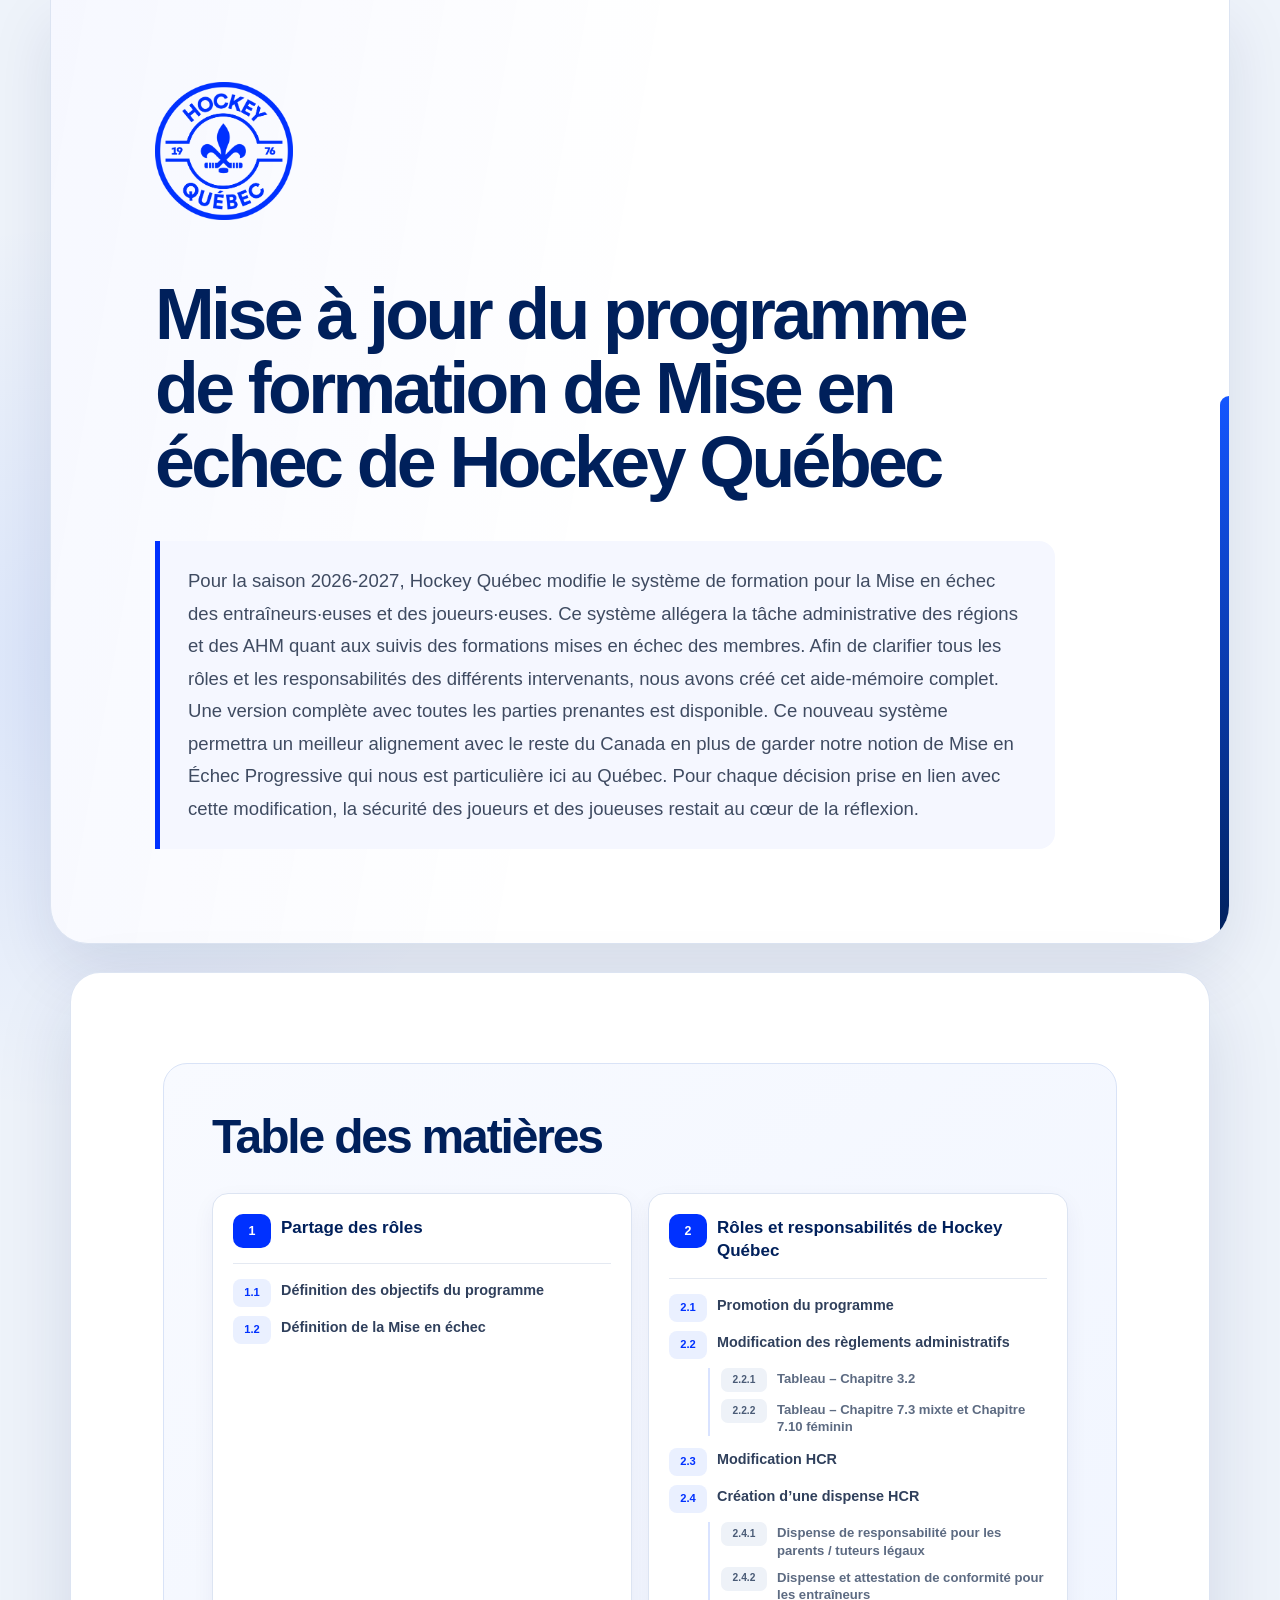
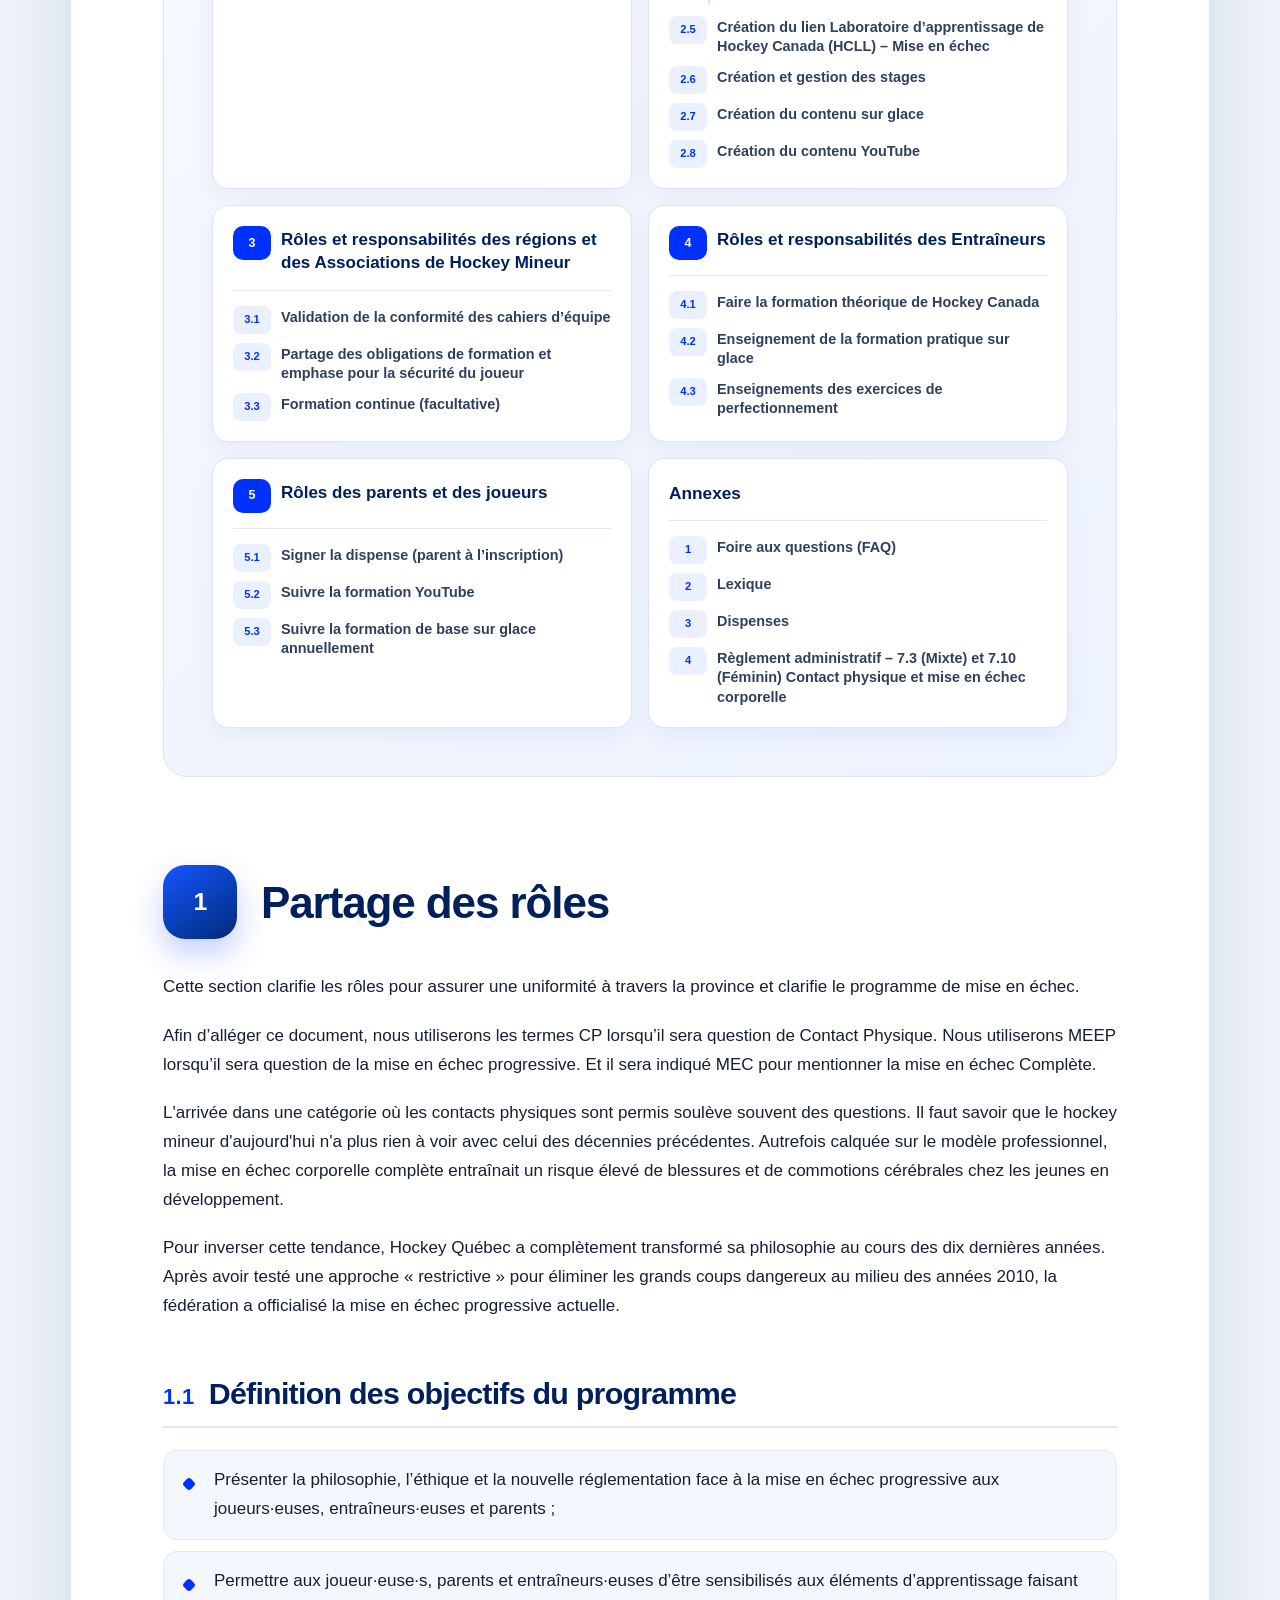
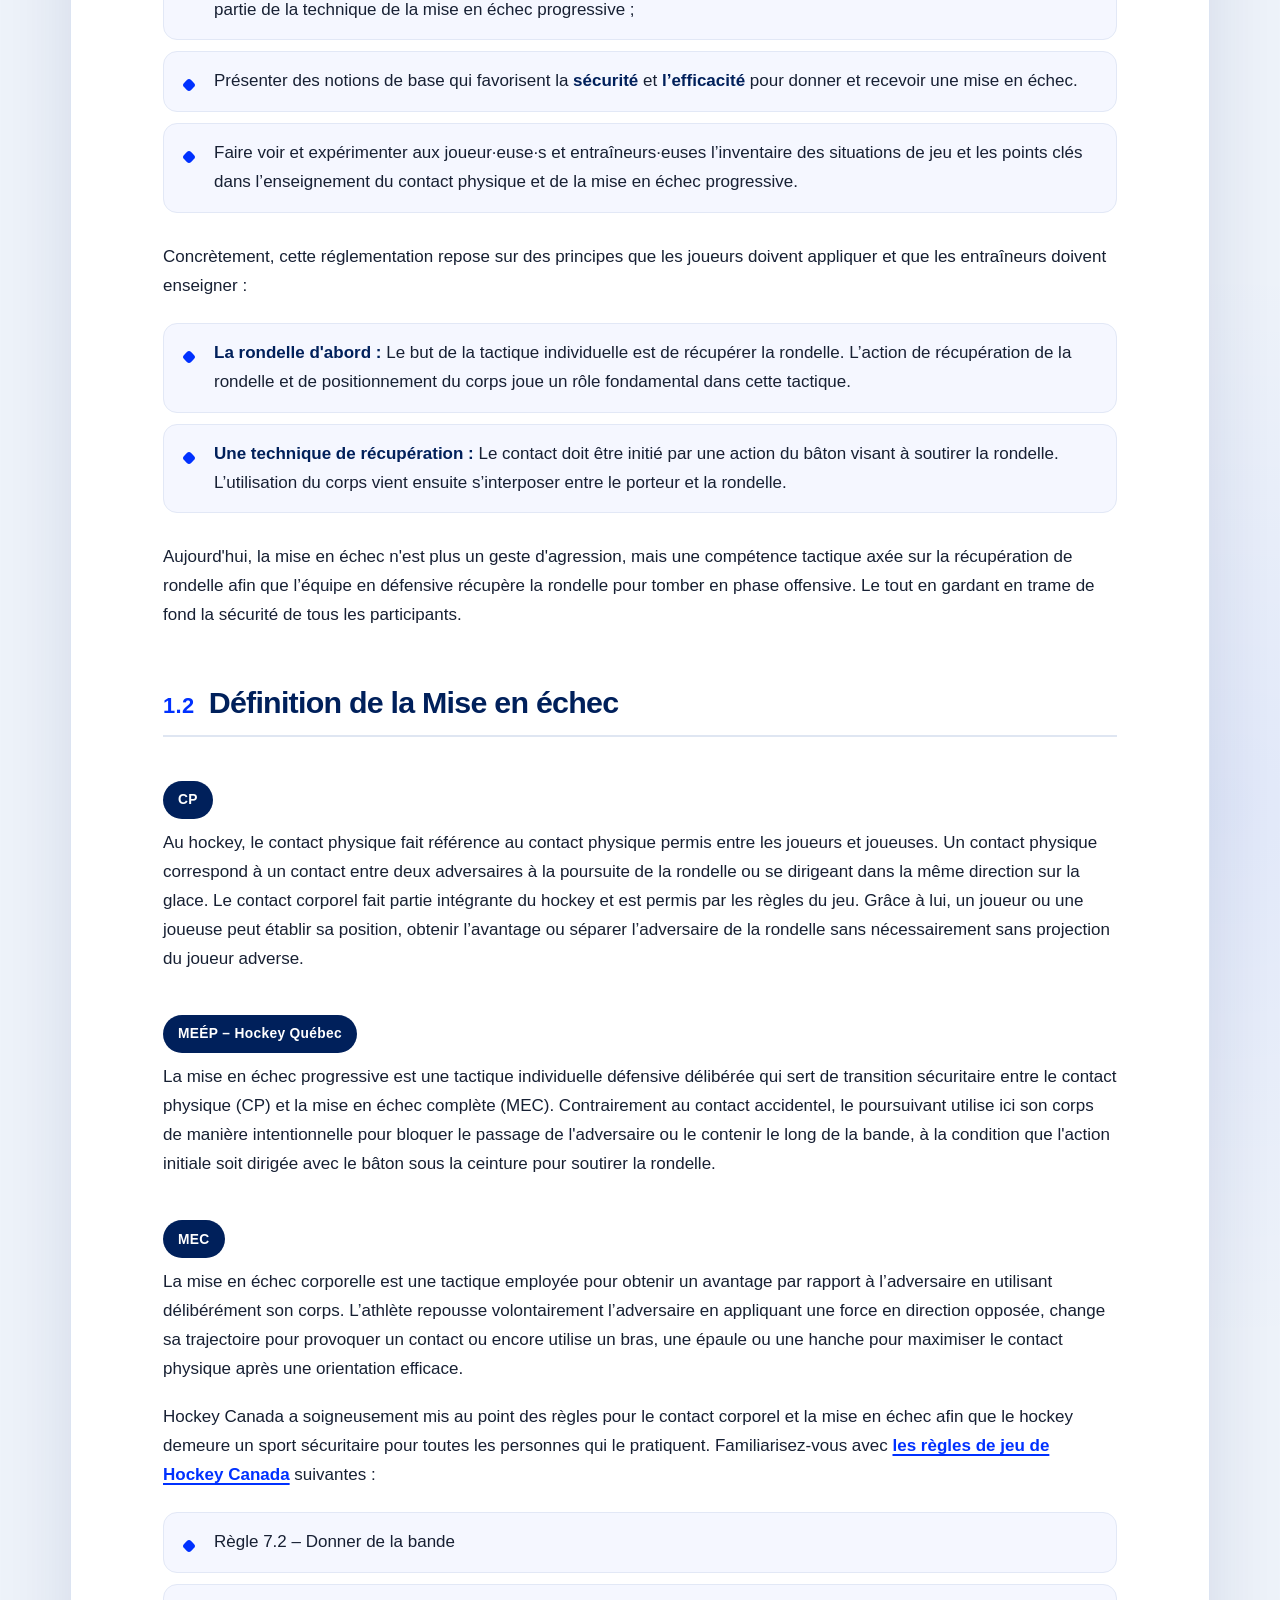
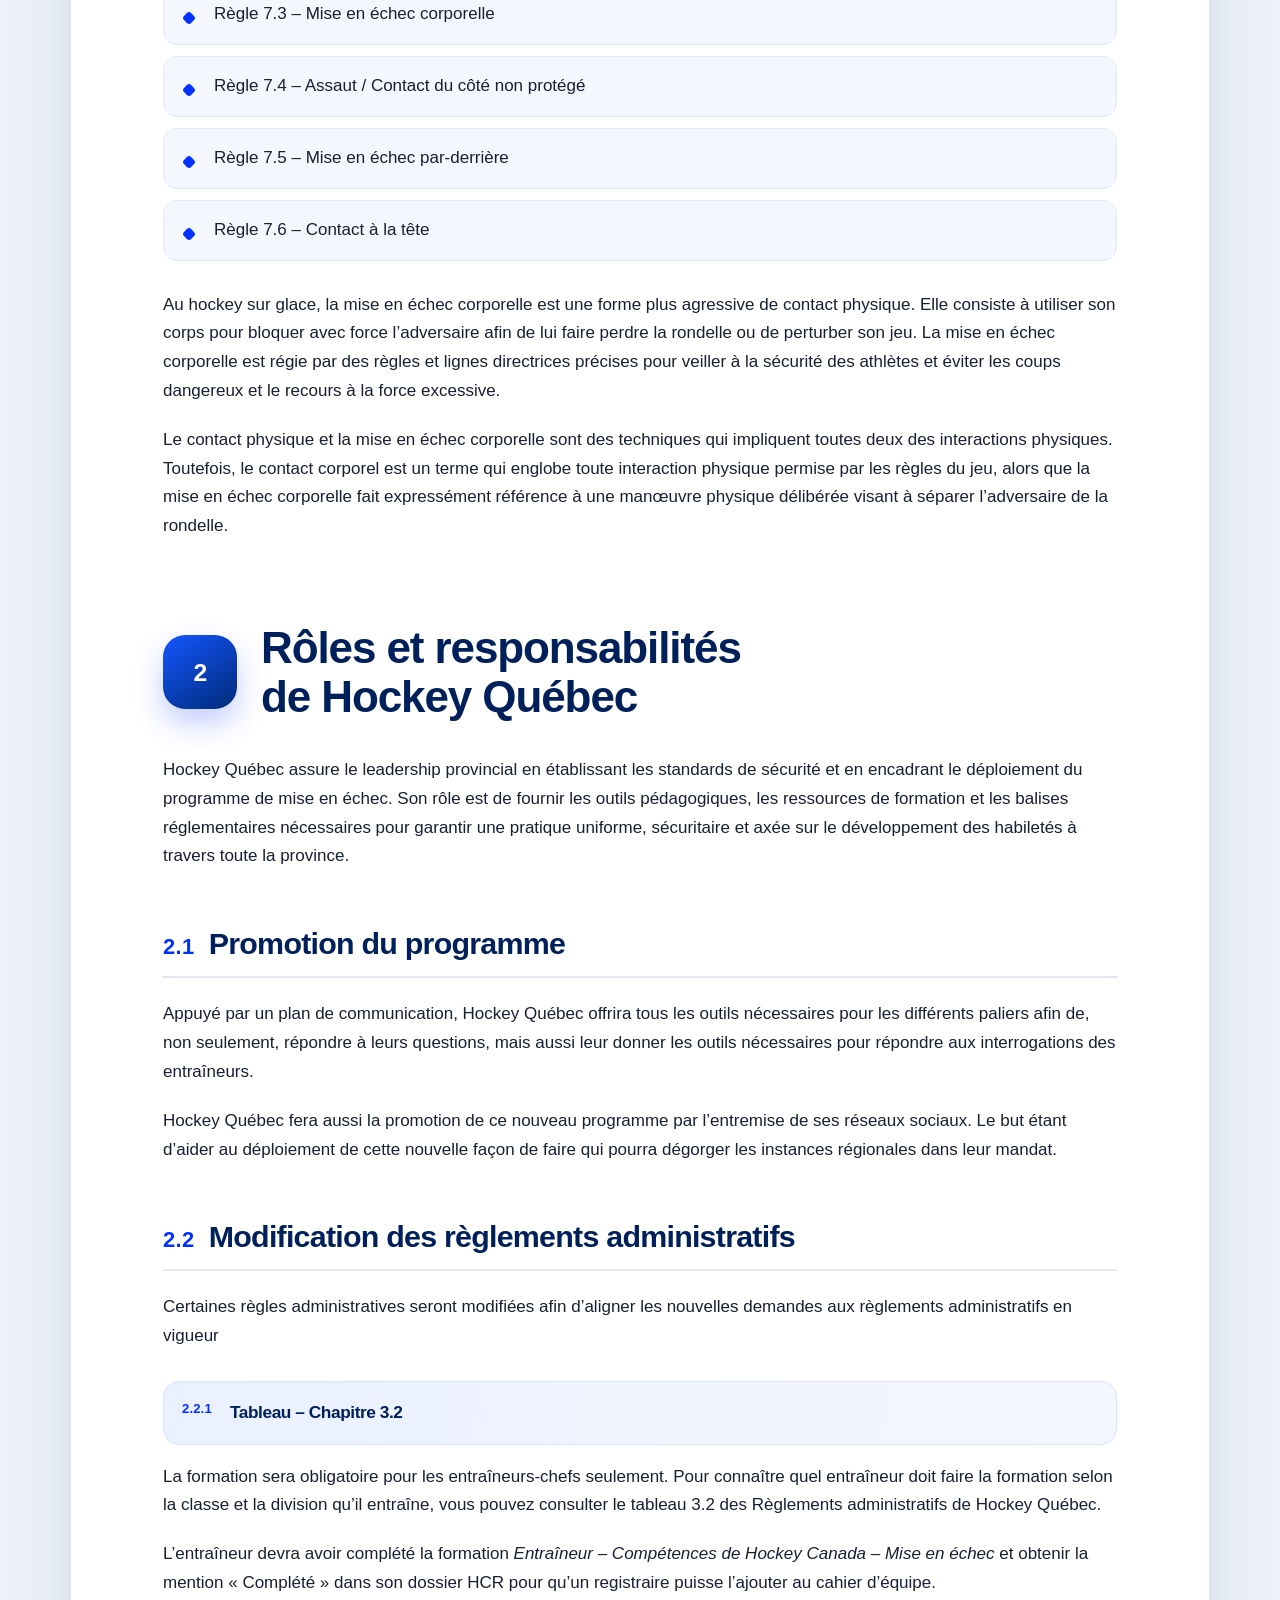
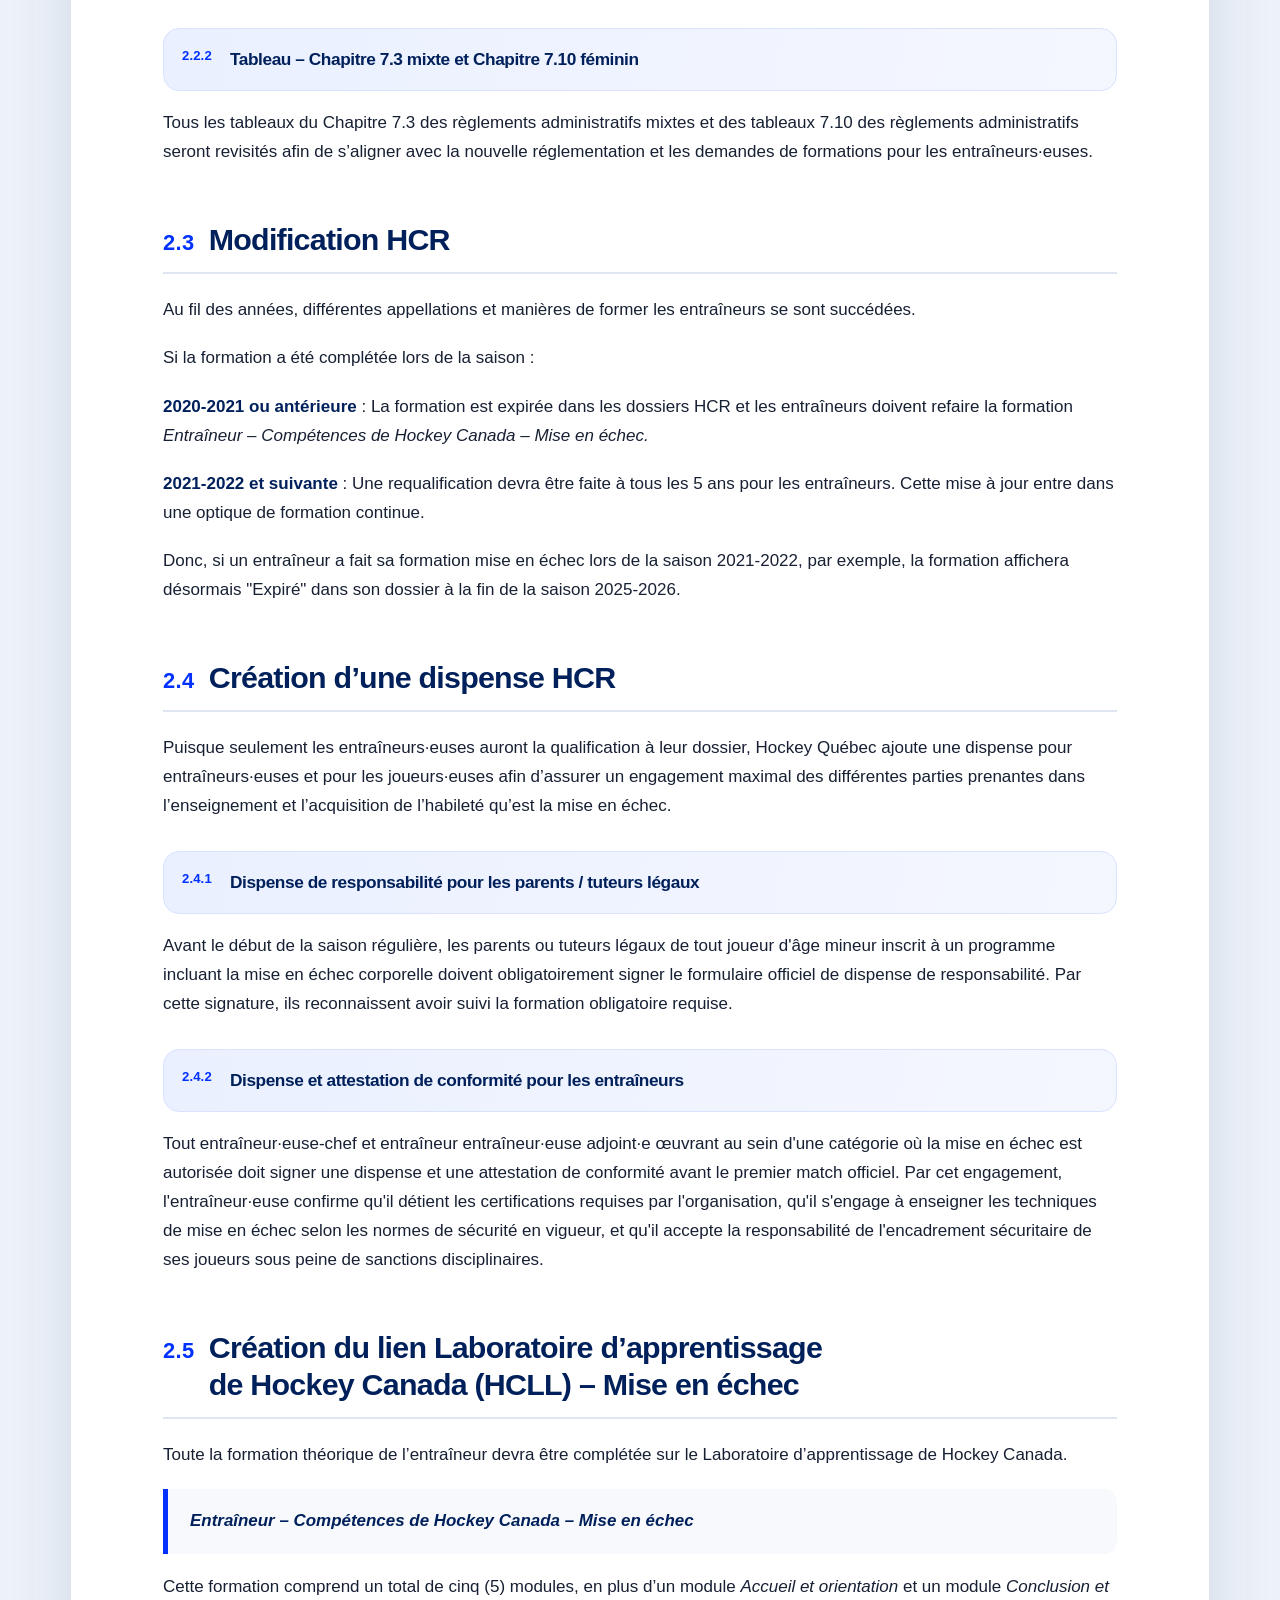
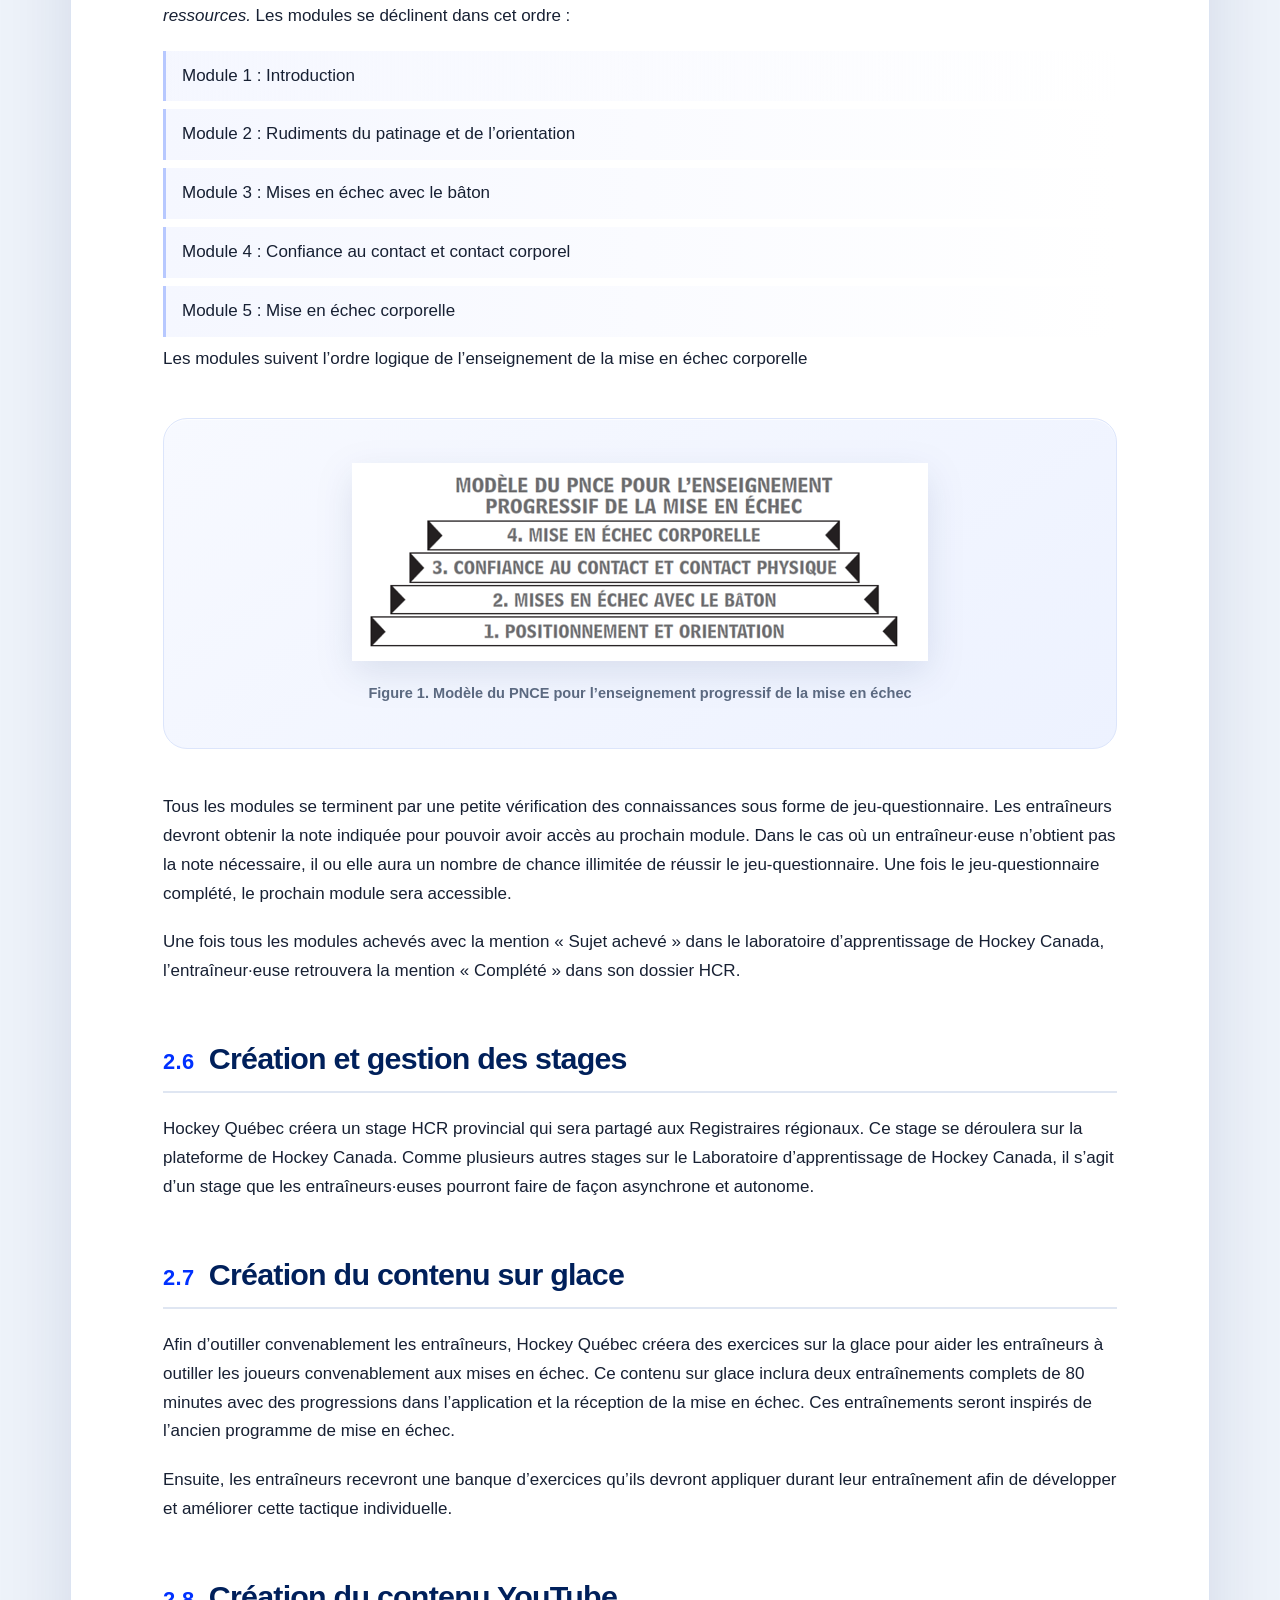
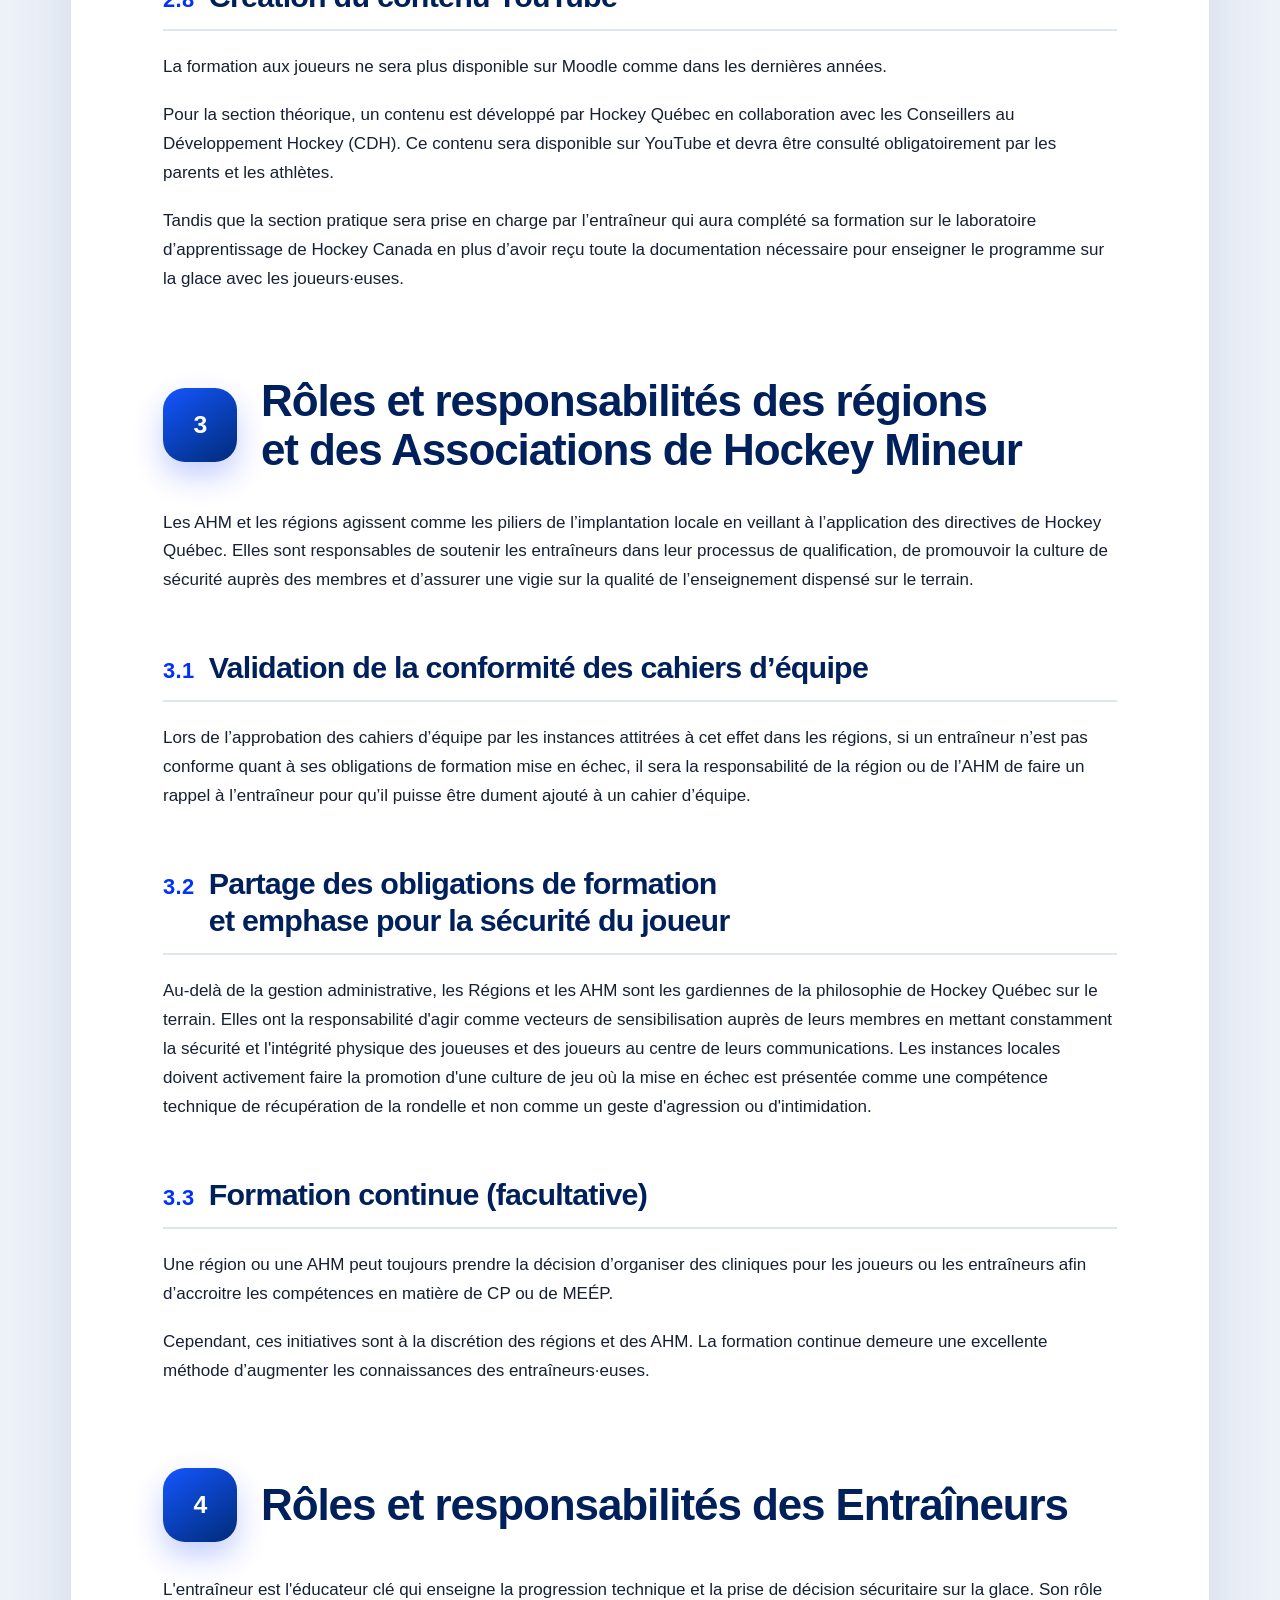
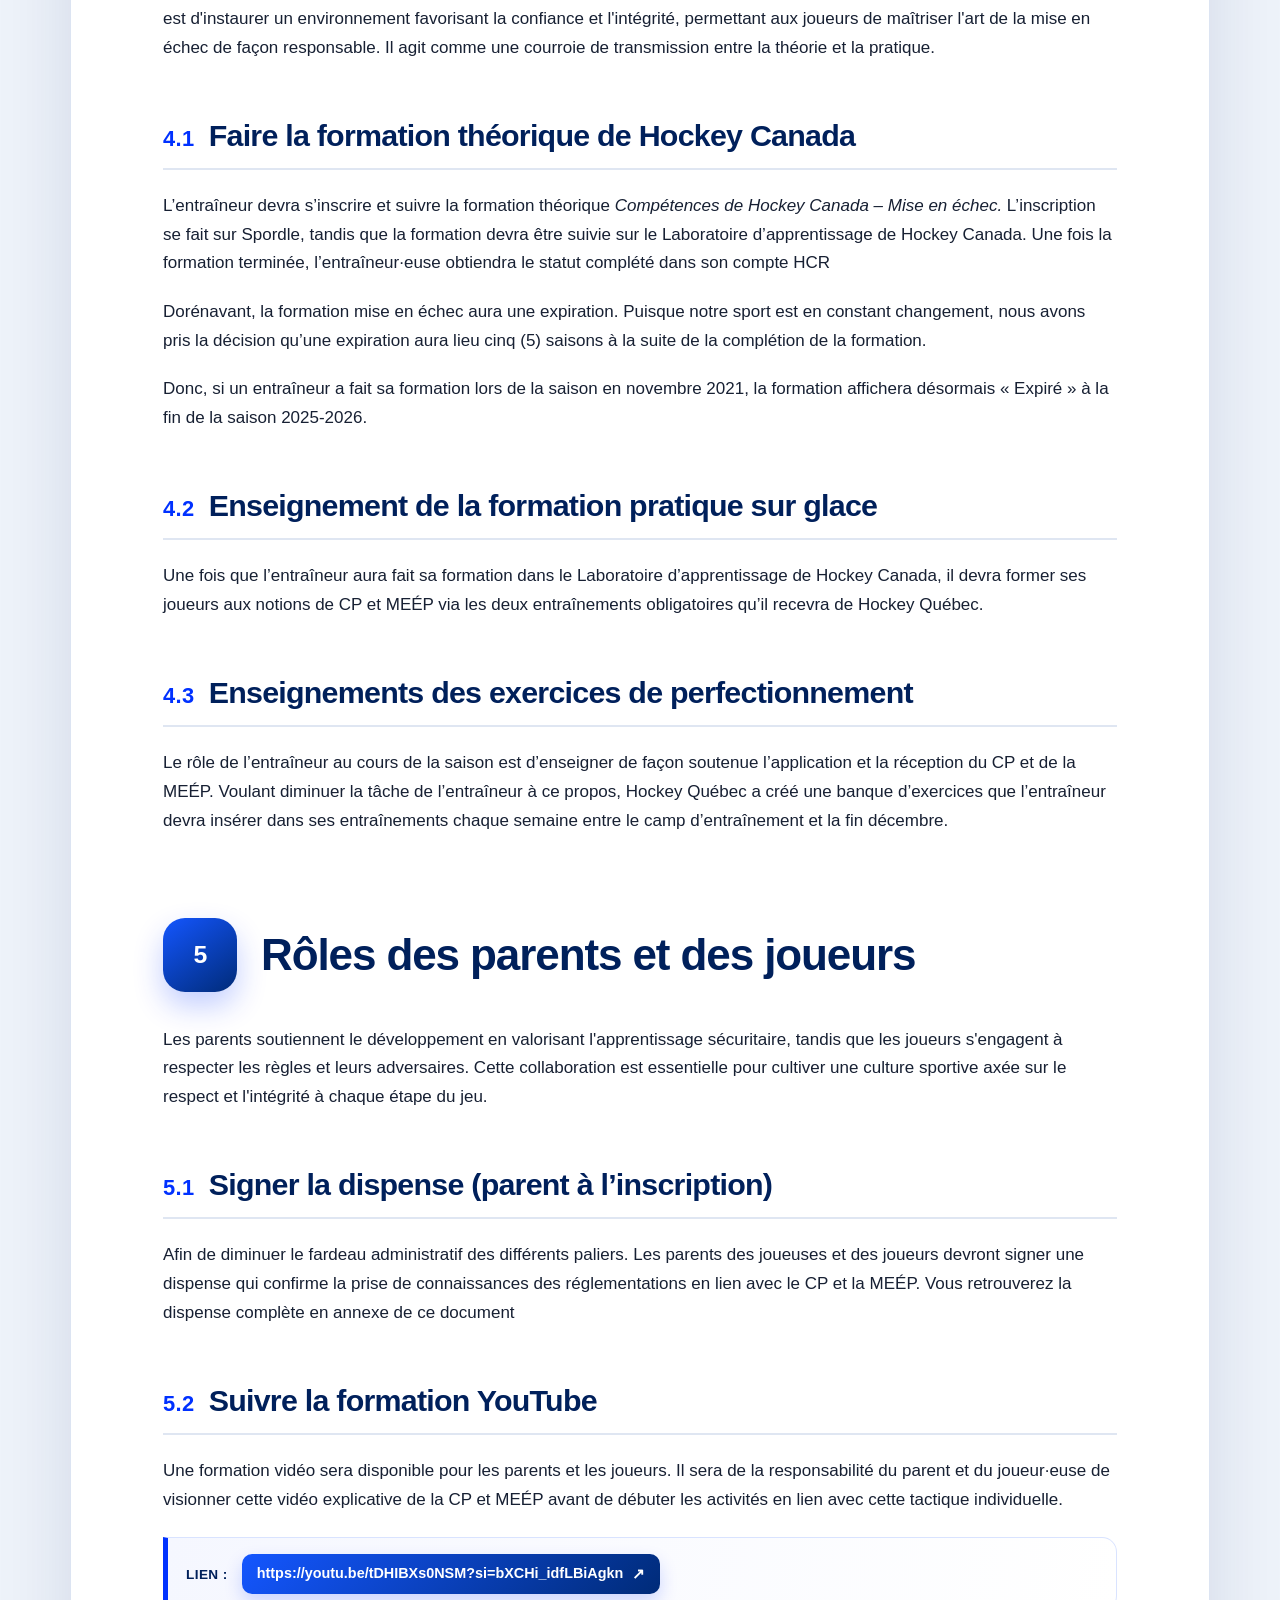
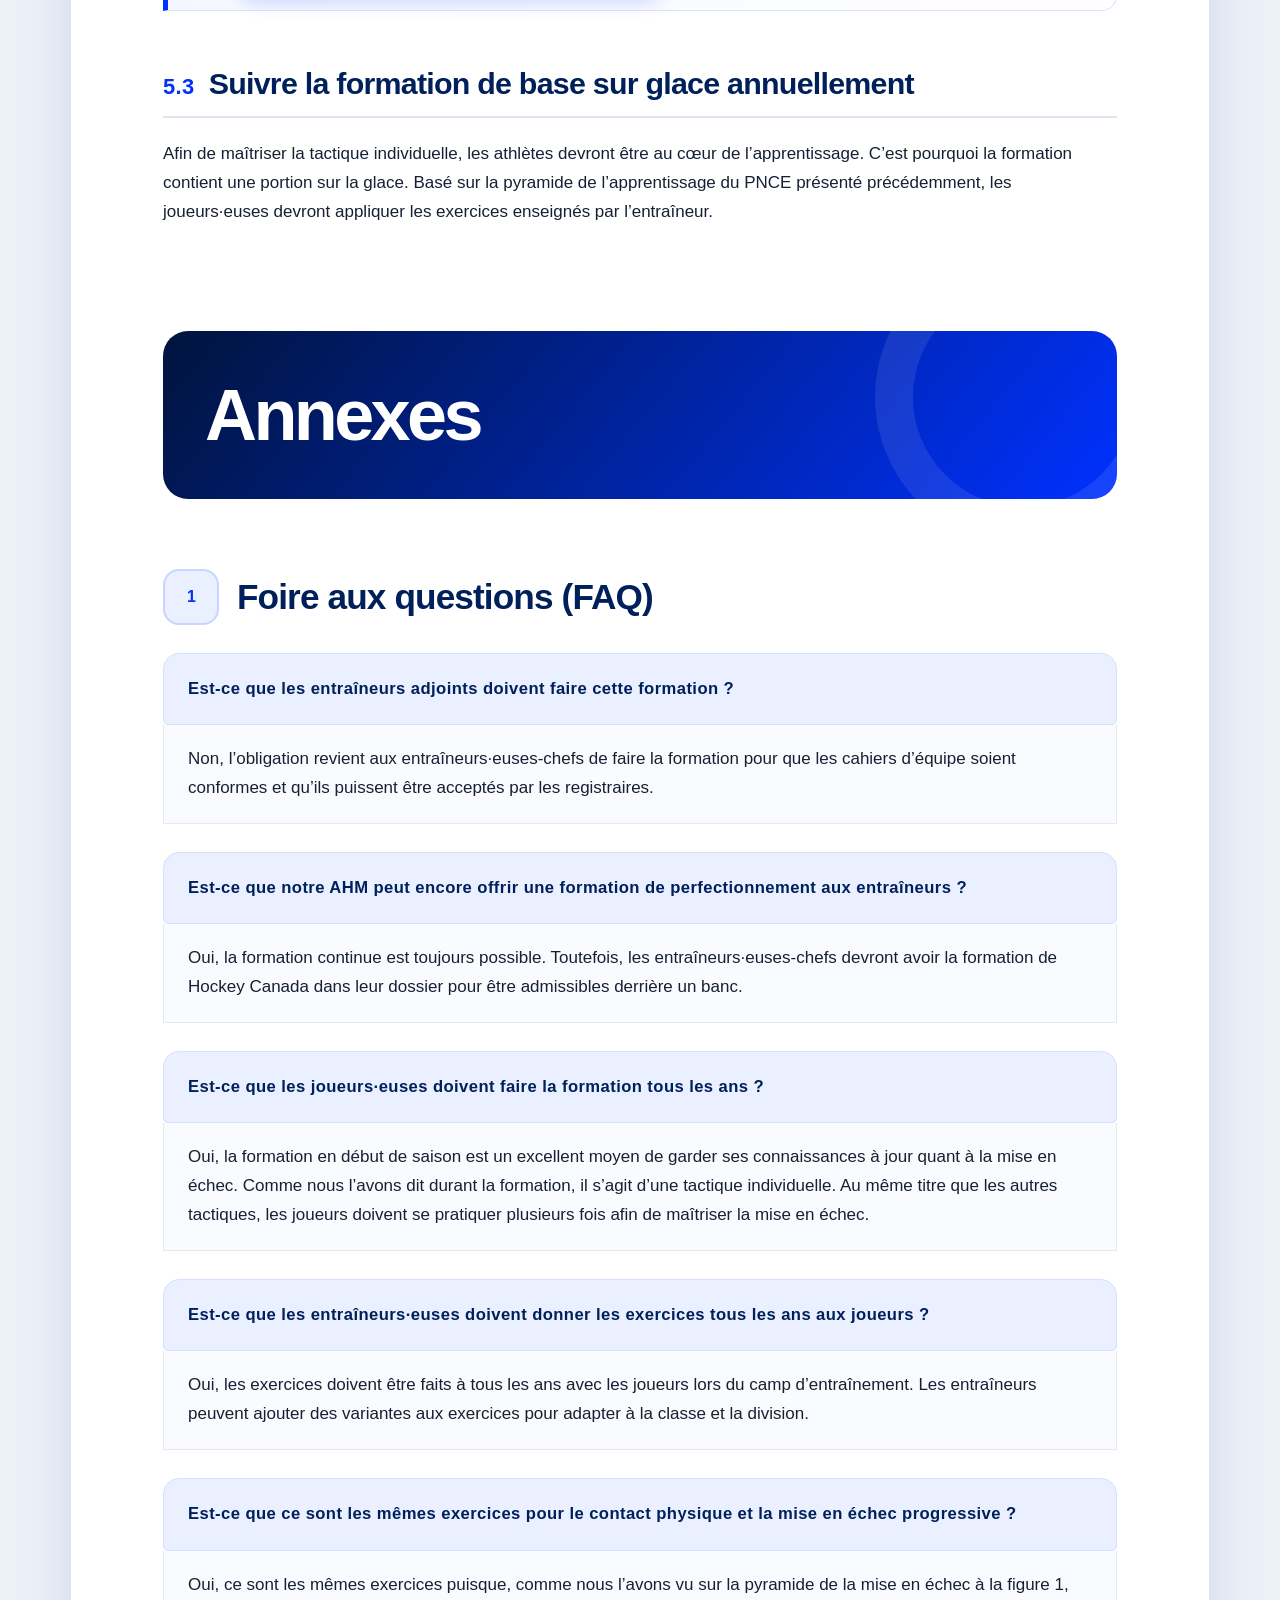
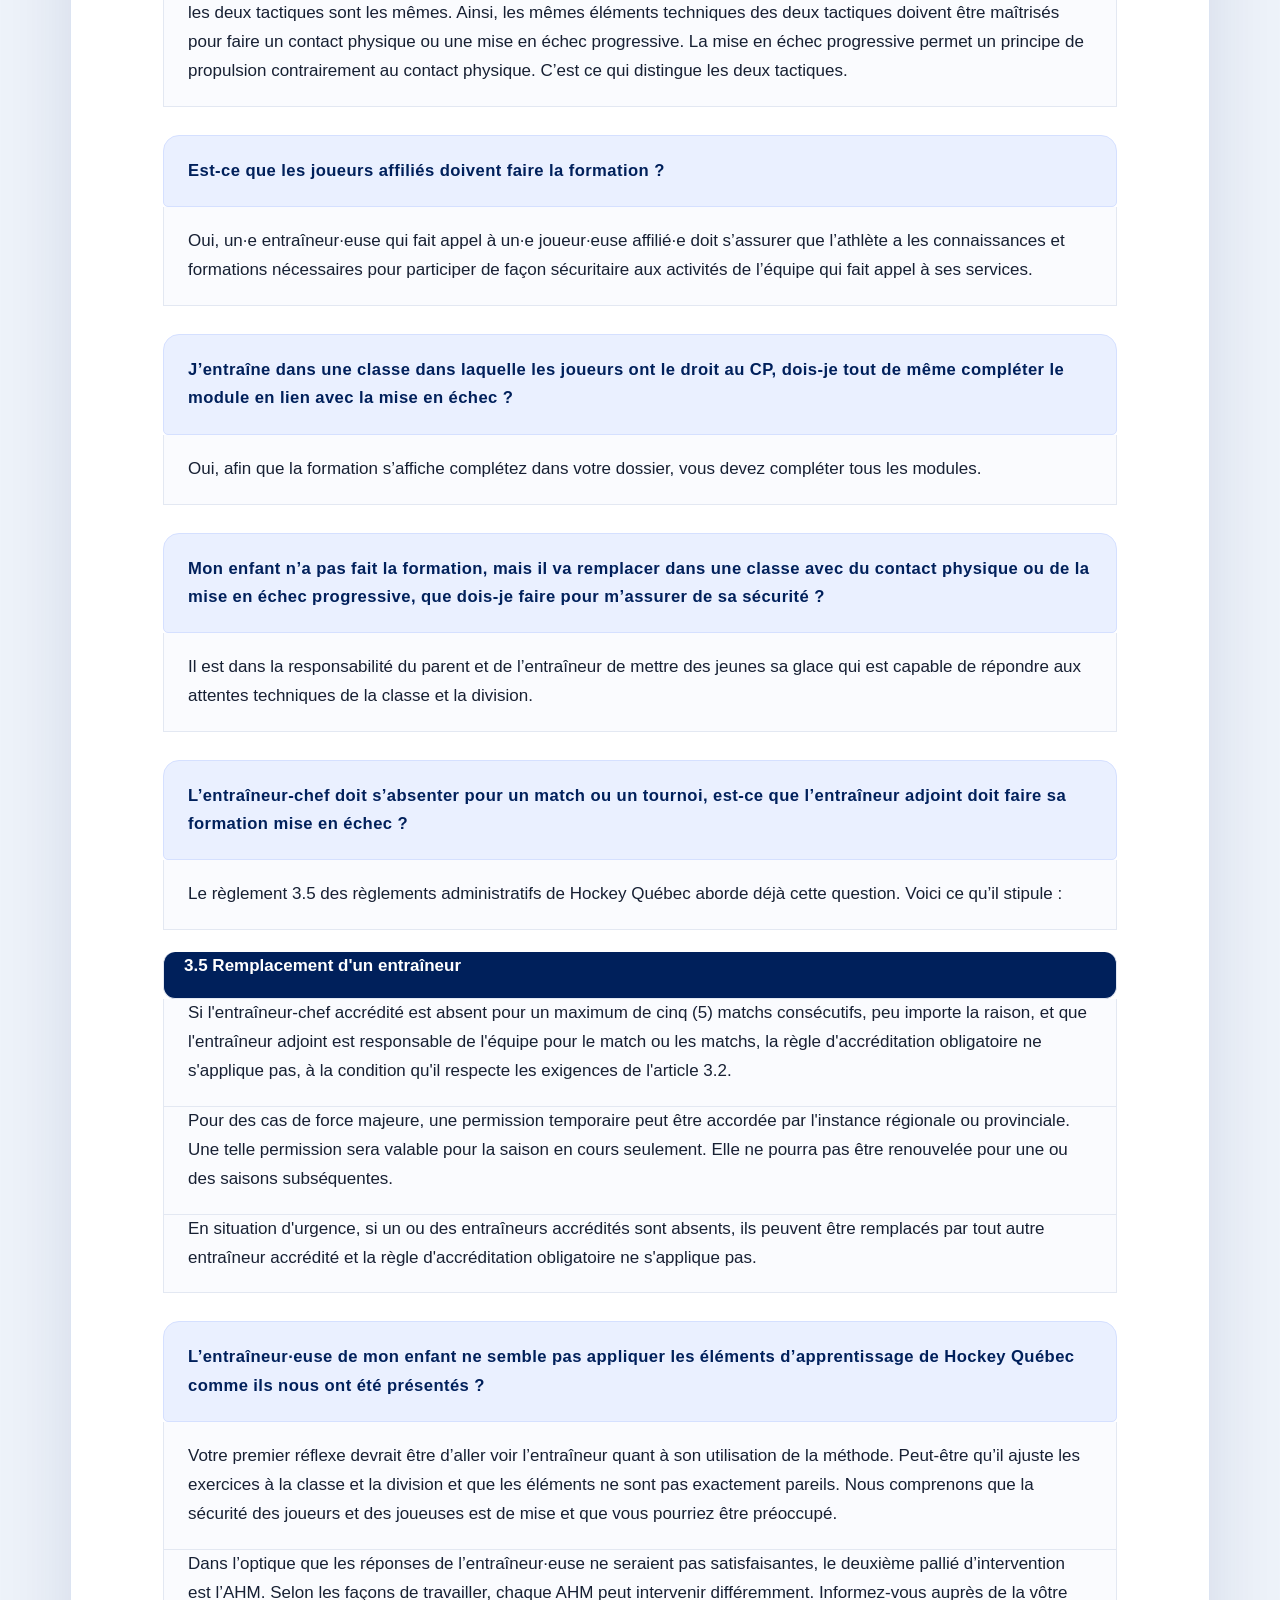
<file: mise-en-echec-2026-2027/index.html>
<!doctype html>
<html lang="fr">
<head>
<meta charset="utf-8">
<meta name="viewport" content="width=device-width, initial-scale=1">
<title>Mise à jour du programme de formation de Mise en échec de Hockey Québec</title>
<style>
:root {
  --blue-950: #00143c;
  --blue-900: #00205b;
  --blue-800: #002b78;
  --blue-700: #0031ff;
  --blue-600: #1456ff;
  --blue-100: #eaf0ff;
  --blue-50: #f5f7ff;
  --ink: #172033;
  --muted: #5d6b82;
  --line: #dfe6f2;
  --paper: #ffffff;
  --ice: #f4f7fc;
}

* { box-sizing: border-box; }

html {
  color-scheme: light;
  scroll-behavior: smooth;
}

body {
  margin: 0;
  color: var(--ink);
  background:
    radial-gradient(circle at 6% 3%, rgba(20, 86, 255, .09), transparent 28rem),
    radial-gradient(circle at 96% 18%, rgba(0, 49, 255, .05), transparent 34rem),
    #eef3fa;
  font-family: Inter, Aptos, "Segoe UI", Roboto, Helvetica, Arial, sans-serif;
  font-size: 17px;
  line-height: 1.7;
  text-rendering: optimizeLegibility;
  -webkit-font-smoothing: antialiased;
}

main.guide {
  width: min(1180px, 100%);
  margin: 0 auto;
}

.hero {
  position: relative;
  isolation: isolate;
  overflow: hidden;
  min-height: 700px;
  padding: clamp(52px, 7vw, 82px) clamp(34px, 9vw, 104px) clamp(68px, 8vw, 94px);
  color: var(--ink);
  background:
    linear-gradient(100deg, rgba(0, 49, 255, .035), transparent 48%),
    #fff;
  border-radius: 0 0 38px 38px;
  border-right: 1px solid #dce4f2;
  border-bottom: 1px solid #dce4f2;
  border-left: 1px solid #dce4f2;
  box-shadow: 0 24px 64px rgba(0, 29, 88, .10);
}

.hero::before,
.hero::after {
  content: "";
  position: absolute;
  z-index: -1;
  border-radius: 999px;
  pointer-events: none;
}

.hero::before {
  display: none;
}

.hero::after {
  width: 9px;
  height: 58%;
  right: 0;
  bottom: 0;
  border-radius: 9px 0 0 0;
  background: linear-gradient(var(--blue-600), var(--blue-900));
}

.brand {
  display: flex;
  align-items: center;
  min-height: 116px;
  margin-bottom: clamp(34px, 5vw, 58px);
}

.brand-logo {
  display: block;
  width: clamp(96px, 12vw, 138px);
  height: auto;
  object-fit: contain;
}

.hero blockquote {
  max-width: 900px;
  margin: 0;
  padding: 0;
  border: 0;
}

.hero blockquote p {
  margin: 0;
  color: var(--blue-900);
  font-size: clamp(2.55rem, 5.6vw, 4.85rem);
  font-weight: 850;
  letter-spacing: -.05em;
  line-height: 1.03;
  text-wrap: balance;
}

.hero > p {
  max-width: 900px;
  margin: 42px 0 0;
  padding: 24px 28px;
  color: #3f4b61;
  background: var(--blue-50);
  border-left: 5px solid var(--blue-700);
  border-radius: 0 16px 16px 0;
  font-size: clamp(1rem, 1.7vw, 1.16rem);
  line-height: 1.75;
}

.content {
  position: relative;
  z-index: 2;
  margin: 28px 20px 80px;
  padding: clamp(50px, 8vw, 90px) clamp(30px, 8vw, 92px) 96px;
  background: rgba(255, 255, 255, .98);
  border: 1px solid rgba(217, 226, 241, .9);
  border-radius: 30px;
  box-shadow: 0 28px 78px rgba(0, 29, 88, .12);
}

.toc {
  margin: 0 0 88px;
  padding: clamp(30px, 5vw, 48px);
  background: linear-gradient(145deg, #f8faff, #edf3ff);
  border: 1px solid #d9e3f7;
  border-radius: 24px;
}

.toc-title {
  margin: 0 0 30px;
  color: var(--blue-900);
  font-size: clamp(2rem, 4vw, 3rem);
  font-weight: 850;
  letter-spacing: -.045em;
  line-height: 1.05;
}

.toc-list,
.toc ol {
  margin: 0;
  padding: 0;
  list-style: none;
}

.toc-list {
  display: grid;
  grid-template-columns: repeat(2, minmax(0, 1fr));
  gap: 16px;
}

.toc-chapter {
  padding: 20px;
  background: #fff;
  border: 1px solid #dce4f2;
  border-radius: 16px;
  box-shadow: 0 8px 22px rgba(0, 35, 105, .055);
}

.toc a {
  display: grid;
  grid-template-columns: 38px 1fr;
  align-items: start;
  gap: 10px;
  color: var(--blue-900);
  text-decoration: none;
}

.toc a:hover .toc-label,
.toc a:focus-visible .toc-label {
  color: var(--blue-700);
  text-decoration: underline;
  text-underline-offset: .18em;
}

.toc-number {
  display: inline-grid;
  place-items: center;
  min-width: 34px;
  min-height: 34px;
  padding: 2px 5px;
  color: #fff;
  background: var(--blue-700);
  border-radius: 10px;
  font-size: .78rem;
  font-weight: 850;
  line-height: 1;
}

.toc-label {
  padding-top: 3px;
  font-weight: 790;
  line-height: 1.35;
}

.toc-chapter > a:not(:has(.toc-number)) {
  grid-template-columns: 1fr;
  font-size: 1.08rem;
}

.toc-chapter > ol {
  display: grid;
  gap: 9px;
  margin-top: 15px;
  padding-top: 15px;
  border-top: 1px solid #e4e9f2;
}

.toc-subsection > a {
  grid-template-columns: 38px 1fr;
  color: #30405c;
  font-size: .9rem;
}

.toc-subsection .toc-number {
  min-height: 28px;
  color: var(--blue-700);
  background: var(--blue-100);
  border-radius: 8px;
  font-size: .7rem;
}

.toc-subsection .toc-label {
  padding-top: 2px;
  font-weight: 680;
}

.toc-subsection > ol {
  display: grid;
  gap: 7px;
  margin: 9px 0 3px 39px;
  padding-left: 11px;
  border-left: 2px solid #d9e3ff;
}

.toc-detail > a {
  grid-template-columns: 46px 1fr;
  color: var(--muted);
  font-size: .82rem;
}

.toc-detail .toc-number {
  min-width: 42px;
  min-height: 24px;
  padding: 2px 4px;
  background: #eef2f8;
  color: #4a5b76;
  border-radius: 7px;
  font-size: .64rem;
}

.numbered,
.division-title {
  scroll-margin-top: 28px;
}

p {
  margin: 0 0 1.15em;
  hanging-punctuation: first last;
}

a {
  color: var(--blue-700);
  font-weight: 700;
  text-decoration-thickness: 2px;
  text-underline-offset: .18em;
}

strong { color: var(--blue-900); }

.numbered {
  color: var(--blue-900);
  letter-spacing: -.025em;
  text-wrap: balance;
}

.numbered strong,
.numbered em {
  color: inherit;
  font-style: normal;
}

.chapter {
  display: grid;
  grid-template-columns: 74px 1fr;
  align-items: center;
  gap: 24px;
  margin: 82px 0 34px;
  font-size: clamp(1.9rem, 4vw, 2.75rem);
  font-weight: 820;
  line-height: 1.12;
}

.chapter:first-child { margin-top: 0; }

.chapter::before {
  content: attr(data-number);
  display: grid;
  place-items: center;
  width: 74px;
  height: 74px;
  color: #fff;
  background: linear-gradient(145deg, var(--blue-600), var(--blue-800));
  border-radius: 22px;
  box-shadow: 0 14px 30px rgba(0, 49, 255, .24);
  font-size: 1.55rem;
  font-weight: 850;
  letter-spacing: -.03em;
}

.subsection {
  display: flex;
  align-items: baseline;
  gap: 14px;
  margin: 54px 0 22px;
  padding-bottom: 14px;
  border-bottom: 2px solid var(--line);
  font-size: clamp(1.38rem, 2.7vw, 1.9rem);
  font-weight: 790;
  line-height: 1.22;
}

.subsection::before {
  content: attr(data-number);
  flex: 0 0 auto;
  color: var(--blue-700);
  font-size: .72em;
  font-weight: 850;
  letter-spacing: .02em;
}

.detail {
  position: relative;
  margin: 30px 0 18px;
  padding: 19px 22px 19px 66px;
  color: var(--blue-900);
  background: linear-gradient(100deg, var(--blue-100), var(--blue-50));
  border: 1px solid #d9e3ff;
  border-radius: 16px;
  font-size: 1.08rem;
  font-weight: 760;
  line-height: 1.35;
}

.detail::before {
  content: attr(data-number);
  position: absolute;
  left: 18px;
  top: 18px;
  color: var(--blue-700);
  font-size: .82rem;
  font-weight: 850;
  letter-spacing: .01em;
}

ul {
  display: grid;
  gap: 11px;
  margin: 22px 0 30px;
  padding: 0;
  list-style: none;
}

ul li {
  position: relative;
  padding: 15px 18px 15px 50px;
  background: var(--blue-50);
  border: 1px solid #e2e8f6;
  border-radius: 14px;
}

ul li::before {
  content: "";
  position: absolute;
  left: 20px;
  top: 1.65em;
  width: 10px;
  height: 10px;
  background: var(--blue-700);
  border-radius: 3px;
  transform: rotate(45deg);
}

ul p { margin: 0; }

.term-label {
  display: inline-flex;
  align-items: center;
  min-height: 38px;
  margin: 22px 0 10px;
  padding: 6px 15px;
  color: #fff;
  background: var(--blue-900);
  border-radius: 999px;
  font-size: .86rem;
  font-weight: 800;
  letter-spacing: .025em;
}

.term-label strong { color: inherit; }

.course-name {
  margin: 19px 0;
  padding: 18px 22px;
  color: var(--blue-900);
  background: #f7f9fd;
  border-left: 5px solid var(--blue-700);
  border-radius: 0 13px 13px 0;
  font-size: 1.06rem;
  font-weight: 720;
}

.youtube-link {
  display: flex;
  align-items: center;
  gap: 14px;
  margin: 22px 0 32px;
  padding: 16px 18px;
  background: linear-gradient(100deg, var(--blue-50), #fff);
  border: 1px solid #d9e3ff;
  border-left: 5px solid var(--blue-700);
  border-radius: 0 15px 15px 0;
}

.youtube-link-label {
  flex: 0 0 auto;
  color: var(--blue-900);
  font-size: .85rem;
  font-weight: 850;
  letter-spacing: .03em;
}

.youtube-link a {
  display: inline-flex;
  align-items: center;
  gap: 9px;
  min-width: 0;
  padding: 10px 15px;
  color: #fff;
  background: linear-gradient(135deg, var(--blue-600), var(--blue-800));
  border-radius: 10px;
  box-shadow: 0 8px 18px rgba(0, 49, 255, .18);
  font-size: .9rem;
  font-weight: 750;
  line-height: 1.35;
  text-decoration: none;
  overflow-wrap: anywhere;
}

.youtube-link a::after {
  content: "↗";
  flex: 0 0 auto;
  font-size: 1.05em;
}

.youtube-link a:hover,
.youtube-link a:focus-visible {
  background: var(--blue-900);
  box-shadow: 0 10px 22px rgba(0, 32, 91, .24);
}

.module {
  margin: 0 0 8px;
  padding: 11px 16px;
  background: linear-gradient(90deg, var(--blue-50), transparent);
  border-left: 3px solid #b7c8ff;
  border-radius: 0 10px 10px 0;
}

.teaching-model {
  margin: 44px 0;
  padding: clamp(24px, 5vw, 44px);
  text-align: center;
  background: linear-gradient(145deg, #f7f9ff, #edf2ff);
  border: 1px solid #dce5fb;
  border-radius: 24px;
  box-shadow: inset 0 1px 0 rgba(255, 255, 255, .8);
}

.teaching-model img {
  display: block;
  width: min(100%, 576px);
  height: auto;
  margin: 0 auto;
  filter: drop-shadow(0 12px 18px rgba(0, 30, 90, .10));
}

.teaching-model figcaption {
  margin-top: 22px;
  color: var(--muted);
  font-size: .91rem;
  font-weight: 680;
  line-height: 1.45;
}

.division-title {
  position: relative;
  overflow: hidden;
  margin: 104px 0 56px;
  padding: 48px 42px;
  color: #fff;
  background: linear-gradient(130deg, var(--blue-950), var(--blue-700));
  border-radius: 25px;
  font-size: clamp(2.45rem, 6vw, 4.5rem);
  font-weight: 850;
  letter-spacing: -.05em;
  line-height: 1;
}

.division-title::after {
  content: "";
  position: absolute;
  width: 220px;
  height: 220px;
  right: -54px;
  top: -82px;
  border: 38px solid rgba(255, 255, 255, .09);
  border-radius: 999px;
}

.annex-heading {
  display: grid;
  grid-template-columns: 56px 1fr;
  align-items: center;
  gap: 18px;
  margin: 70px 0 28px;
  color: var(--blue-900);
  font-size: clamp(1.55rem, 3.2vw, 2.2rem);
  font-weight: 820;
  line-height: 1.2;
}

.annex-heading::before {
  content: attr(data-number);
  display: grid;
  place-items: center;
  width: 52px;
  height: 52px;
  color: var(--blue-700);
  background: var(--blue-100);
  border: 2px solid #c7d5ff;
  border-radius: 16px;
  font-size: 1rem;
  font-weight: 850;
}

.faq-question {
  display: block;
  width: 100%;
  margin: 28px 0 0;
  padding: 21px 24px;
  color: var(--blue-900);
  background: var(--blue-100);
  border: 1px solid #d5e0ff;
  border-radius: 16px 16px 5px 5px;
  font-size: 1.04rem;
  font-weight: 780;
}

.faq-question strong { color: inherit; }

.faq-answer {
  margin: 0;
  padding: 20px 24px;
  background: #fafbfe;
  border-right: 1px solid #e3e8f2;
  border-bottom: 1px solid #e3e8f2;
  border-left: 1px solid #e3e8f2;
}

.faq-answer + .faq-answer { padding-top: 0; }

.rule-title {
  margin-top: 22px;
  padding: 17px 20px;
  color: #fff;
  background: var(--blue-900);
  border-radius: 12px;
  font-weight: 780;
}

.attestation {
  margin: 22px 0 36px;
  padding: 24px 26px;
  background: #f7f9fc;
  border: 2px solid var(--blue-900);
  border-radius: 16px;
  font-weight: 690;
}

.table-shell {
  width: 100%;
  margin: 28px 0 52px;
  overflow-x: auto;
  border: 1px solid #d6dfed;
  border-radius: 18px;
  box-shadow: 0 14px 34px rgba(0, 31, 92, .08);
  scrollbar-color: var(--blue-600) #edf1f8;
}

table {
  width: 100%;
  border-collapse: separate;
  border-spacing: 0;
  background: #fff;
  font-size: .91rem;
  line-height: 1.42;
}

table.regulation { min-width: 980px; }

th,
td {
  padding: 14px 15px;
  vertical-align: top;
  text-align: left;
  border-right: 1px solid #e0e6f0;
  border-bottom: 1px solid #e0e6f0;
}

th:last-child,
td:last-child { border-right: 0; }

tr:last-child > td { border-bottom: 0; }

thead th {
  color: #fff;
  background: var(--blue-900);
  font-weight: 780;
  vertical-align: middle;
}

tbody tr:nth-child(even) td { background: #f7f9fd; }
tbody tr:hover td { background: #eef3ff; }
th p,
td p { margin: 0; }

td strong { color: var(--blue-900); }

@media (max-width: 760px) {
  body { font-size: 16px; }
  .hero { min-height: auto; padding-top: 42px; border-radius: 0 0 26px 26px; }
  .brand { min-height: 88px; margin-bottom: 30px; }
  .brand-logo { width: 92px; }
  .hero blockquote p { font-size: clamp(2.35rem, 11vw, 3.55rem); }
  .hero > p { margin-top: 30px; padding: 20px 20px; }
  .content { margin: 14px 10px 36px; padding: 46px 22px 64px; border-radius: 22px; }
  .toc { margin-bottom: 68px; padding: 26px 20px; border-radius: 19px; }
  .toc-list { grid-template-columns: 1fr; }
  .toc-chapter { padding: 17px; }
  .youtube-link { align-items: flex-start; flex-direction: column; }
  .youtube-link a { width: 100%; }
  .chapter { grid-template-columns: 58px 1fr; gap: 16px; margin-top: 62px; }
  .chapter::before { width: 58px; height: 58px; border-radius: 17px; font-size: 1.18rem; }
  .subsection { align-items: flex-start; flex-direction: column; gap: 3px; }
  .detail { padding-left: 22px; }
  .detail::before { position: static; display: block; margin-bottom: 6px; }
  .division-title { margin-top: 76px; padding: 36px 28px; }
  .annex-heading { grid-template-columns: 48px 1fr; gap: 14px; }
  .annex-heading::before { width: 46px; height: 46px; }
  ul li { padding-left: 44px; }
}

@media print {
  @page { size: A4; margin: 16mm; }
  body { background: #fff; color: #111827; font-size: 10.5pt; }
  main.guide { width: 100%; }
  .hero { min-height: 250mm; padding: 22mm 18mm 28mm; border: 0; border-radius: 0; box-shadow: none; break-after: page; print-color-adjust: exact; -webkit-print-color-adjust: exact; }
  .brand { min-height: 30mm; margin-bottom: 16mm; }
  .brand-logo { width: 30mm; }
  .hero blockquote p { font-size: 34pt; }
  .hero > p { font-size: 10.5pt; }
  .content { margin: 0; padding: 15mm 0 0; border: 0; border-radius: 0; box-shadow: none; }
  .toc { margin: 0; padding: 10mm; break-after: page; }
  .chapter { margin-top: 15mm; font-size: 22pt; break-after: avoid-page; }
  .subsection, .detail, .annex-heading { break-after: avoid-page; }
  .division-title { break-before: page; print-color-adjust: exact; -webkit-print-color-adjust: exact; }
  .teaching-model, .table-shell, .attestation { break-inside: avoid; }
  .table-shell { overflow: visible; box-shadow: none; }
  table.regulation { min-width: 0; font-size: 6.9pt; }
  th, td { padding: 5px 6px; }
  a { color: inherit; }
}
</style>
</head>
<body>
<main class="guide">
<header class="hero"><div class="brand"><img class="brand-logo" src="[data-uri]" alt="Hockey Québec"></div><blockquote>
<p>Mise à jour du programme de formation de Mise en échec de Hockey
Québec</p>
</blockquote>
<p>Pour la saison 2026-2027, Hockey Québec modifie le système de
formation pour la Mise en échec des entraîneurs·euses et des
joueurs·euses. Ce système allégera la tâche administrative des régions
et des AHM quant aux suivis des formations mises en échec des membres.
Afin de clarifier tous les rôles et les responsabilités des différents
intervenants, nous avons créé cet aide-mémoire complet. Une version
complète avec toutes les parties prenantes est disponible. Ce nouveau
système permettra un meilleur alignement avec le reste du Canada en plus
de garder notre notion de Mise en Échec Progressive qui nous est
particulière ici au Québec. Pour chaque décision prise en lien avec cette
modification, la sécurité des joueurs et des joueuses restait au cœur de
la réflexion.</p></header>

<div class="content"><nav class="toc" aria-labelledby="toc-title"><h2 id="toc-title" class="toc-title">Table des matières</h2><ol class="toc-list"><li class="toc-item toc-chapter"><a href="#section-1"><span class="toc-number">1</span><span class="toc-label">Partage des rôles</span></a><ol><li class="toc-item toc-subsection"><a href="#section-1-1"><span class="toc-number">1.1</span><span class="toc-label">Définition des objectifs du programme</span></a></li><li class="toc-item toc-subsection"><a href="#section-1-2"><span class="toc-number">1.2</span><span class="toc-label">Définition de la Mise en échec</span></a></li></ol></li><li class="toc-item toc-chapter"><a href="#section-2"><span class="toc-number">2</span><span class="toc-label">Rôles et responsabilités de Hockey Québec</span></a><ol><li class="toc-item toc-subsection"><a href="#section-2-1"><span class="toc-number">2.1</span><span class="toc-label">Promotion du programme</span></a></li><li class="toc-item toc-subsection"><a href="#section-2-2"><span class="toc-number">2.2</span><span class="toc-label">Modification des règlements administratifs</span></a><ol><li class="toc-item toc-detail"><a href="#section-2-2-1"><span class="toc-number">2.2.1</span><span class="toc-label">Tableau – Chapitre 3.2</span></a></li><li class="toc-item toc-detail"><a href="#section-2-2-2"><span class="toc-number">2.2.2</span><span class="toc-label">Tableau – Chapitre 7.3 mixte et Chapitre 7.10 féminin</span></a></li></ol></li><li class="toc-item toc-subsection"><a href="#section-2-3"><span class="toc-number">2.3</span><span class="toc-label">Modification HCR</span></a></li><li class="toc-item toc-subsection"><a href="#section-2-4"><span class="toc-number">2.4</span><span class="toc-label">Création d’une dispense HCR</span></a><ol><li class="toc-item toc-detail"><a href="#section-2-4-1"><span class="toc-number">2.4.1</span><span class="toc-label">Dispense de responsabilité pour les parents / tuteurs légaux</span></a></li><li class="toc-item toc-detail"><a href="#section-2-4-2"><span class="toc-number">2.4.2</span><span class="toc-label">Dispense et attestation de conformité pour les entraîneurs</span></a></li></ol></li><li class="toc-item toc-subsection"><a href="#section-2-5"><span class="toc-number">2.5</span><span class="toc-label">Création du lien Laboratoire d’apprentissage de Hockey Canada (HCLL) – Mise en échec</span></a></li><li class="toc-item toc-subsection"><a href="#section-2-6"><span class="toc-number">2.6</span><span class="toc-label">Création et gestion des stages</span></a></li><li class="toc-item toc-subsection"><a href="#section-2-7"><span class="toc-number">2.7</span><span class="toc-label">Création du contenu sur glace</span></a></li><li class="toc-item toc-subsection"><a href="#section-2-8"><span class="toc-number">2.8</span><span class="toc-label">Création du contenu YouTube</span></a></li></ol></li><li class="toc-item toc-chapter"><a href="#section-3"><span class="toc-number">3</span><span class="toc-label">Rôles et responsabilités des régions et des Associations de Hockey Mineur</span></a><ol><li class="toc-item toc-subsection"><a href="#section-3-1"><span class="toc-number">3.1</span><span class="toc-label">Validation de la conformité des cahiers d’équipe</span></a></li><li class="toc-item toc-subsection"><a href="#section-3-2"><span class="toc-number">3.2</span><span class="toc-label">Partage des obligations de formation et emphase pour la sécurité du joueur</span></a></li><li class="toc-item toc-subsection"><a href="#section-3-3"><span class="toc-number">3.3</span><span class="toc-label">Formation continue (facultative)</span></a></li></ol></li><li class="toc-item toc-chapter"><a href="#section-4"><span class="toc-number">4</span><span class="toc-label">Rôles et responsabilités des Entraîneurs</span></a><ol><li class="toc-item toc-subsection"><a href="#section-4-1"><span class="toc-number">4.1</span><span class="toc-label">Faire la formation théorique de Hockey Canada</span></a></li><li class="toc-item toc-subsection"><a href="#section-4-2"><span class="toc-number">4.2</span><span class="toc-label">Enseignement de la formation pratique sur glace</span></a></li><li class="toc-item toc-subsection"><a href="#section-4-3"><span class="toc-number">4.3</span><span class="toc-label">Enseignements des exercices de perfectionnement</span></a></li></ol></li><li class="toc-item toc-chapter"><a href="#section-5"><span class="toc-number">5</span><span class="toc-label">Rôles des parents et des joueurs</span></a><ol><li class="toc-item toc-subsection"><a href="#section-5-1"><span class="toc-number">5.1</span><span class="toc-label">Signer la dispense (parent à l’inscription)</span></a></li><li class="toc-item toc-subsection"><a href="#section-5-2"><span class="toc-number">5.2</span><span class="toc-label">Suivre la formation YouTube</span></a></li><li class="toc-item toc-subsection"><a href="#section-5-3"><span class="toc-number">5.3</span><span class="toc-label">Suivre la formation de base sur glace annuellement</span></a></li></ol></li><li class="toc-item toc-chapter"><a href="#annexes"><span class="toc-label">Annexes</span></a><ol><li class="toc-item toc-subsection"><a href="#annexe-1"><span class="toc-number">1</span><span class="toc-label">Foire aux questions (FAQ)</span></a></li><li class="toc-item toc-subsection"><a href="#annexe-2"><span class="toc-number">2</span><span class="toc-label">Lexique</span></a></li><li class="toc-item toc-subsection"><a href="#annexe-3"><span class="toc-number">3</span><span class="toc-label">Dispenses</span></a></li><li class="toc-item toc-subsection"><a href="#annexe-4"><span class="toc-number">4</span><span class="toc-label">Règlement administratif – 7.3 (Mixte) et 7.10 (Féminin) Contact physique et mise en échec corporelle</span></a></li></ol></li></ol></nav><h2 class="numbered chapter" data-number="1" id="section-1"><strong>Partage des rôles</strong></h2>
<p>Cette section clarifie les rôles pour assurer une uniformité à
travers la province et clarifie le programme de mise en échec.</p>
<p>Afin d’alléger ce document, nous utiliserons les termes CP lorsqu’il
sera question de Contact Physique. Nous utiliserons MEEP lorsqu’il sera
question de la mise en échec progressive. Et il sera indiqué MEC pour
mentionner la mise en échec Complète.</p>
<p>L'arrivée dans une catégorie où les contacts physiques sont permis
soulève souvent des questions. Il faut savoir que le hockey mineur
d'aujourd'hui n'a plus rien à voir avec celui des décennies précédentes.
Autrefois calquée sur le modèle professionnel, la mise en échec
corporelle complète entraînait un risque élevé de blessures et de
commotions cérébrales chez les jeunes en développement.</p>
<p>Pour inverser cette tendance, Hockey Québec a complètement transformé
sa philosophie au cours des dix dernières années. Après avoir testé une
approche « restrictive » pour éliminer les grands coups dangereux au
milieu des années 2010, la fédération a officialisé la mise en échec
progressive actuelle.</p>
<h3 class="numbered subsection" data-number="1.1" id="section-1-1"><em>Définition des objectifs du programme</em></h3>
<ul>
<li><p>Présenter la philosophie, l’éthique et la nouvelle réglementation
face à la mise en échec progressive aux joueurs·euses, entraîneurs·euses
et parents ;</p></li>
<li><p>Permettre aux joueur·euse·s, parents et entraîneurs·euses d’être
sensibilisés aux éléments d’apprentissage faisant partie de la technique
de la mise en échec progressive ;</p></li>
<li><p>Présenter des notions de base qui favorisent la
<strong>sécurité</strong> et <strong>l’efficacité</strong> pour donner
et recevoir une mise en échec.</p></li>
<li><p>Faire voir et expérimenter aux joueur·euse·s et entraîneurs·euses
l’inventaire des situations de jeu et les points clés dans
l’enseignement du contact physique et de la mise en échec
progressive.</p></li>
</ul>
<p>Concrètement, cette réglementation repose sur des principes que les
joueurs doivent appliquer et que les entraîneurs doivent enseigner :</p>
<ul>
<li><p><strong>La rondelle d'abord :</strong> Le but de la tactique
individuelle est de récupérer la rondelle. L’action de récupération de
la rondelle et de positionnement du corps joue un rôle fondamental dans
cette tactique.</p></li>
<li><p><strong>Une technique de récupération :</strong> Le contact doit
être initié par une action du bâton visant à soutirer la rondelle.
L’utilisation du corps vient ensuite s’interposer entre le porteur et la
rondelle.</p></li>
</ul>
<p>Aujourd'hui, la mise en échec n'est plus un geste d'agression, mais
une compétence tactique axée sur la récupération de rondelle afin que
l’équipe en défensive récupère la rondelle pour tomber en phase
offensive. Le tout en gardant en trame de fond la sécurité de tous les
participants.</p>
<h3 class="numbered subsection" data-number="1.2" id="section-1-2"><em>Définition de la Mise en échec</em></h3>
<p class="term-label"><strong>CP</strong></p>
<p>Au hockey, le contact physique fait référence au contact physique
permis entre les joueurs et joueuses. Un contact physique correspond à
un contact entre deux adversaires à la poursuite de la rondelle ou se
dirigeant dans la même direction sur la glace. Le contact corporel fait
partie intégrante du hockey et est permis par les règles du jeu. Grâce à
lui, un joueur ou une joueuse peut établir sa position, obtenir
l’avantage ou séparer l’adversaire de la rondelle sans nécessairement
sans projection du joueur adverse.</p>
<p class="term-label"><strong>MEÉP – Hockey Québec</strong></p>
<p>La mise en échec progressive est une tactique individuelle défensive
délibérée qui sert de transition sécuritaire entre le contact physique
(CP) et la mise en échec complète (MEC). Contrairement au contact
accidentel, le poursuivant utilise ici son corps de manière
intentionnelle pour bloquer le passage de l'adversaire ou le contenir le
long de la bande, à la condition que l'action initiale soit dirigée avec
le bâton sous la ceinture pour soutirer la rondelle.</p>
<p class="term-label"><strong>MEC</strong></p>
<p>La mise en échec corporelle est une tactique employée pour obtenir un
avantage par rapport à l’adversaire en utilisant délibérément son corps.
L’athlète repousse volontairement l’adversaire en appliquant une force
en direction opposée, change sa trajectoire pour provoquer un contact ou
encore utilise un bras, une épaule ou une hanche pour maximiser le
contact physique après une orientation efficace.</p>
<p>Hockey Canada a soigneusement mis au point des règles pour le contact
corporel et la mise en échec afin que le hockey demeure un sport
sécuritaire pour toutes les personnes qui le pratiquent.
Familiarisez-vous avec <a href="https://www.hockeycanada.ca/fr-ca/hockey-programs/officiating/downloads">les
règles de jeu de Hockey Canada</a> suivantes :</p>
<ul>
<li><p>Règle 7.2 – Donner de la bande</p></li>
<li><p>Règle 7.3 – Mise en échec corporelle</p></li>
<li><p>Règle 7.4 – Assaut / Contact du côté non protégé</p></li>
<li><p>Règle 7.5 – Mise en échec par-derrière</p></li>
<li><p>Règle 7.6 – Contact à la tête</p></li>
</ul>
<p>Au hockey sur glace, la mise en échec corporelle est une forme plus
agressive de contact physique. Elle consiste à utiliser son corps pour
bloquer avec force l’adversaire afin de lui faire perdre la rondelle ou
de perturber son jeu. La mise en échec corporelle est régie par des
règles et lignes directrices précises pour veiller à la sécurité des
athlètes et éviter les coups dangereux et le recours à la force
excessive.</p>
<p>Le contact physique et la mise en échec corporelle sont des
techniques qui impliquent toutes deux des interactions physiques.
Toutefois, le contact corporel est un terme qui englobe toute
interaction physique permise par les règles du jeu, alors que la mise en
échec corporelle fait expressément référence à une manœuvre physique
délibérée visant à séparer l’adversaire de la rondelle.</p>
<h2 class="numbered chapter" data-number="2" id="section-2"><strong>Rôles et responsabilités de Hockey
Québec</strong></h2>
<p>Hockey Québec assure le leadership provincial en établissant les
standards de sécurité et en encadrant le déploiement du programme de
mise en échec. Son rôle est de fournir les outils pédagogiques, les
ressources de formation et les balises réglementaires nécessaires pour
garantir une pratique uniforme, sécuritaire et axée sur le développement
des habiletés à travers toute la province.</p>
<h3 class="numbered subsection" data-number="2.1" id="section-2-1"><em>Promotion du programme</em></h3>
<p>Appuyé par un plan de communication, Hockey Québec offrira tous les
outils nécessaires pour les différents paliers afin de, non seulement,
répondre à leurs questions, mais aussi leur donner les outils
nécessaires pour répondre aux interrogations des entraîneurs.</p>
<p>Hockey Québec fera aussi la promotion de ce nouveau programme par
l’entremise de ses réseaux sociaux. Le but étant d’aider au déploiement
de cette nouvelle façon de faire qui pourra dégorger les instances
régionales dans leur mandat.</p>
<h3 class="numbered subsection" data-number="2.2" id="section-2-2"><em>Modification des règlements administratifs</em></h3>
<p>Certaines règles administratives seront modifiées afin d’aligner les
nouvelles demandes aux règlements administratifs en vigueur</p>
<h4 class="numbered detail" data-number="2.2.1" id="section-2-2-1"><em>Tableau – Chapitre 3.2</em></h4>
<p>La formation sera obligatoire pour les entraîneurs-chefs seulement.
Pour connaître quel entraîneur doit faire la formation selon la classe
et la division qu’il entraîne, vous pouvez consulter le tableau 3.2 des
Règlements administratifs de Hockey Québec.</p>
<p>L’entraîneur devra avoir complété la formation <em>Entraîneur –
Compétences de Hockey Canada – Mise en échec</em> et obtenir la mention
« Complété » dans son dossier HCR pour qu’un registraire puisse
l’ajouter au cahier d’équipe.</p>
<h4 class="numbered detail" data-number="2.2.2" id="section-2-2-2"><em>Tableau – Chapitre 7.3 mixte et Chapitre 7.10
féminin</em></h4>
<p>Tous les tableaux du Chapitre 7.3 des règlements administratifs
mixtes et des tableaux 7.10 des règlements administratifs seront
revisités afin de s’aligner avec la nouvelle réglementation et les
demandes de formations pour les entraîneurs·euses.</p>
<h3 class="numbered subsection" data-number="2.3" id="section-2-3"><em>Modification HCR</em></h3>
<p>Au fil des années, différentes appellations et manières de former les
entraîneurs se sont succédées.</p>
<p>Si la formation a été complétée lors de la saison :</p>
<p><strong>2020-2021 ou antérieure</strong> : La formation est expirée
dans les dossiers HCR et les entraîneurs doivent refaire la formation
<em>Entraîneur – Compétences de Hockey Canada – Mise en échec.</em></p>
<p><strong>2021-2022 et suivante</strong> : Une requalification devra
être faite à tous les 5 ans pour les entraîneurs. Cette mise à jour
entre dans une optique de formation continue.</p>
<p>Donc, si un entraîneur a fait sa formation mise en échec lors de la
saison 2021-2022, par exemple, la formation affichera désormais "Expiré"
dans son dossier à la fin de la saison 2025-2026.</p>
<h3 class="numbered subsection" data-number="2.4" id="section-2-4"><em>Création d’une dispense HCR</em></h3>
<p>Puisque seulement les entraîneurs·euses auront la qualification à
leur dossier, Hockey Québec ajoute une dispense pour entraîneurs·euses
et pour les joueurs·euses afin d’assurer un engagement maximal des
différentes parties prenantes dans l’enseignement et l’acquisition de
l’habileté qu’est la mise en échec.</p>
<h4 class="numbered detail" data-number="2.4.1" id="section-2-4-1"><em>Dispense de responsabilité pour les parents / tuteurs
légaux</em></h4>
<p>Avant le début de la saison régulière, les parents ou tuteurs légaux
de tout joueur d'âge mineur inscrit à un programme incluant la mise en
échec corporelle doivent obligatoirement signer le formulaire officiel
de dispense de responsabilité. Par cette signature, ils reconnaissent
avoir suivi la formation obligatoire requise.</p>
<h4 class="numbered detail" data-number="2.4.2" id="section-2-4-2"><em>Dispense et attestation de conformité pour les
entraîneurs</em></h4>
<p>Tout entraîneur·euse-chef et entraîneur entraîneur·euse adjoint·e
œuvrant au sein d'une catégorie où la mise en échec est autorisée doit
signer une dispense et une attestation de conformité avant le premier
match officiel. Par cet engagement, l'entraîneur·euse confirme qu'il
détient les certifications requises par l'organisation, qu'il s'engage à
enseigner les techniques de mise en échec selon les normes de sécurité
en vigueur, et qu'il accepte la responsabilité de l'encadrement
sécuritaire de ses joueurs sous peine de sanctions disciplinaires.</p>
<h3 class="numbered subsection" data-number="2.5" id="section-2-5"><em>Création du lien Laboratoire d’apprentissage de Hockey Canada
(HCLL) – Mise en échec</em></h3>
<p>Toute la formation théorique de l’entraîneur devra être complétée sur
le Laboratoire d’apprentissage de Hockey Canada.</p>
<p class="course-name"><em>Entraîneur – Compétences de Hockey Canada – Mise en
échec</em></p>
<p>Cette formation comprend un total de cinq (5) modules, en plus d’un
module <em>Accueil et orientation</em> et un module <em>Conclusion et
ressources.</em> Les modules se déclinent dans cet ordre :</p>
<p class="module">Module 1 : Introduction</p>
<p class="module">Module 2 : Rudiments du patinage et de l’orientation</p>
<p class="module">Module 3 : Mises en échec avec le bâton</p>
<p class="module">Module 4 : Confiance au contact et contact corporel</p>
<p class="module">Module 5 : Mise en échec corporelle</p>
<p>Les modules suivent l’ordre logique de l’enseignement de la mise en
échec corporelle</p>
<figure class="teaching-model" aria-labelledby="figure-1-caption"><img src="[data-uri]" alt=""><figcaption id="figure-1-caption">Figure 1. Modèle du PNCE pour l’enseignement progressif de la mise en
échec</figcaption></figure>
<p>Tous les modules se terminent par une petite vérification des
connaissances sous forme de jeu-questionnaire. Les entraîneurs devront
obtenir la note indiquée pour pouvoir avoir accès au prochain module.
Dans le cas où un entraîneur·euse n’obtient pas la note nécessaire, il
ou elle aura un nombre de chance illimitée de réussir le
jeu-questionnaire. Une fois le jeu-questionnaire complété, le prochain
module sera accessible.</p>
<p>Une fois tous les modules achevés avec la mention « Sujet achevé »
dans le laboratoire d’apprentissage de Hockey Canada, l’entraîneur·euse
retrouvera la mention « Complété » dans son dossier HCR.</p>
<h3 class="numbered subsection" data-number="2.6" id="section-2-6"><em>Création et gestion des stages</em></h3>
<p>Hockey Québec créera un stage HCR provincial qui sera partagé aux
Registraires régionaux. Ce stage se déroulera sur la plateforme de
Hockey Canada. Comme plusieurs autres stages sur le Laboratoire
d’apprentissage de Hockey Canada, il s’agit d’un stage que les
entraîneurs·euses pourront faire de façon asynchrone et autonome.</p>
<h3 class="numbered subsection" data-number="2.7" id="section-2-7"><em>Création du contenu sur glace</em></h3>
<p>Afin d’outiller convenablement les entraîneurs, Hockey Québec créera
des exercices sur la glace pour aider les entraîneurs à outiller les
joueurs convenablement aux mises en échec. Ce contenu sur glace inclura
deux entraînements complets de 80 minutes avec des progressions dans
l’application et la réception de la mise en échec. Ces entraînements
seront inspirés de l’ancien programme de mise en échec.</p>
<p>Ensuite, les entraîneurs recevront une banque d’exercices qu’ils
devront appliquer durant leur entraînement afin de développer et
améliorer cette tactique individuelle.</p>
<h3 class="numbered subsection" data-number="2.8" id="section-2-8"><em>Création du contenu YouTube</em></h3>
<p>La formation aux joueurs ne sera plus disponible sur Moodle comme
dans les dernières années.</p>
<p>Pour la section théorique, un contenu est développé par Hockey Québec
en collaboration avec les Conseillers au Développement Hockey (CDH). Ce
contenu sera disponible sur YouTube et devra être consulté
obligatoirement par les parents et les athlètes.</p>
<p>Tandis que la section pratique sera prise en charge par l’entraîneur
qui aura complété sa formation sur le laboratoire d’apprentissage de
Hockey Canada en plus d’avoir reçu toute la documentation nécessaire
pour enseigner le programme sur la glace avec les joueurs·euses.</p>
<h2 class="numbered chapter" data-number="3" id="section-3"><strong>Rôles et responsabilités des régions et des Associations
de Hockey Mineur</strong></h2>
<p>Les AHM et les régions agissent comme les piliers de l’implantation
locale en veillant à l’application des directives de Hockey Québec.
Elles sont responsables de soutenir les entraîneurs dans leur processus
de qualification, de promouvoir la culture de sécurité auprès des
membres et d’assurer une vigie sur la qualité de l’enseignement dispensé
sur le terrain.</p>
<h3 class="numbered subsection" data-number="3.1" id="section-3-1"><em>Validation de la conformité des cahiers
d’équipe</em></h3>
<p>Lors de l’approbation des cahiers d’équipe par les instances
attitrées à cet effet dans les régions, si un entraîneur n’est pas
conforme quant à ses obligations de formation mise en échec, il sera la
responsabilité de la région ou de l’AHM de faire un rappel à
l’entraîneur pour qu’il puisse être dument ajouté à un cahier
d’équipe.</p>
<h3 class="numbered subsection" data-number="3.2" id="section-3-2"><em>Partage des obligations de formation et emphase pour la
sécurité du joueur</em></h3>
<p>Au-delà de la gestion administrative, les Régions et les AHM sont les
gardiennes de la philosophie de Hockey Québec sur le terrain. Elles ont
la responsabilité d'agir comme vecteurs de sensibilisation auprès de
leurs membres en mettant constamment la sécurité et l'intégrité physique
des joueuses et des joueurs au centre de leurs communications. Les
instances locales doivent activement faire la promotion d'une culture de
jeu où la mise en échec est présentée comme une compétence technique de
récupération de la rondelle et non comme un geste d'agression ou
d'intimidation.</p>
<h3 class="numbered subsection" data-number="3.3" id="section-3-3"><em>Formation continue (facultative)</em></h3>
<p>Une région ou une AHM peut toujours prendre la décision d’organiser
des cliniques pour les joueurs ou les entraîneurs afin d’accroitre les
compétences en matière de CP ou de MEÉP.</p>
<p>Cependant, ces initiatives sont à la discrétion des régions et des
AHM. La formation continue demeure une excellente méthode d’augmenter
les connaissances des entraîneurs·euses.</p>
<h2 class="numbered chapter" data-number="4" id="section-4"><strong>Rôles et responsabilités des
Entraîneurs</strong></h2>
<p>L'entraîneur est l'éducateur clé qui enseigne la progression
technique et la prise de décision sécuritaire sur la glace. Son rôle est
d'instaurer un environnement favorisant la confiance et l'intégrité,
permettant aux joueurs de maîtriser l'art de la mise en échec de façon
responsable. Il agit comme une courroie de transmission entre la théorie
et la pratique.</p>
<h3 class="numbered subsection" data-number="4.1" id="section-4-1"><em>Faire la formation théorique de Hockey Canada</em></h3>
<p>L’entraîneur devra s’inscrire et suivre la formation théorique
<em>Compétences de Hockey Canada – Mise en échec.</em> L’inscription se
fait sur Spordle, tandis que la formation devra être suivie sur le
Laboratoire d’apprentissage de Hockey Canada. Une fois la formation
terminée, l’entraîneur·euse obtiendra le statut complété dans son compte
HCR</p>
<p>Dorénavant, la formation mise en échec aura une expiration. Puisque
notre sport est en constant changement, nous avons pris la décision
qu’une expiration aura lieu cinq (5) saisons à la suite de la complétion
de la formation.</p>
<p>Donc, si un entraîneur a fait sa formation lors de la saison en
novembre 2021, la formation affichera désormais « Expiré » à la fin de
la saison 2025-2026.</p>
<h3 class="numbered subsection" data-number="4.2" id="section-4-2"><em>Enseignement de la formation pratique sur glace</em></h3>
<p>Une fois que l’entraîneur aura fait sa formation dans le Laboratoire
d’apprentissage de Hockey Canada, il devra former ses joueurs aux
notions de CP et MEÉP via les deux entraînements obligatoires qu’il
recevra de Hockey Québec.</p>
<h3 class="numbered subsection" data-number="4.3" id="section-4-3"><em>Enseignements des exercices de perfectionnement</em></h3>
<p>Le rôle de l’entraîneur au cours de la saison est d’enseigner de
façon soutenue l’application et la réception du CP et de la MEÉP.
Voulant diminuer la tâche de l’entraîneur à ce propos, Hockey Québec a
créé une banque d’exercices que l’entraîneur devra insérer dans ses
entraînements chaque semaine entre le camp d’entraînement et la fin
décembre.</p>
<h2 class="numbered chapter" data-number="5" id="section-5"><strong>Rôles des parents et des joueurs</strong></h2>
<p>Les parents soutiennent le développement en valorisant
l'apprentissage sécuritaire, tandis que les joueurs s'engagent à
respecter les règles et leurs adversaires. Cette collaboration est
essentielle pour cultiver une culture sportive axée sur le respect et
l'intégrité à chaque étape du jeu.</p>
<h3 class="numbered subsection" data-number="5.1" id="section-5-1"><em>Signer la dispense (parent à l’inscription)</em></h3>
<p>Afin de diminuer le fardeau administratif des différents paliers. Les
parents des joueuses et des joueurs devront signer une dispense qui
confirme la prise de connaissances des réglementations en lien avec le
CP et la MEÉP. Vous retrouverez la dispense complète en annexe de ce
document</p>
<h3 class="numbered subsection" data-number="5.2" id="section-5-2"><em>Suivre la formation YouTube</em></h3>
<p>Une formation vidéo sera disponible pour les parents et les joueurs.
Il sera de la responsabilité du parent et du joueur·euse de visionner
cette vidéo explicative de la CP et MEÉP avant de débuter les activités
en lien avec cette tactique individuelle.</p>
<p class="youtube-link"><span class="youtube-link-label">LIEN :</span> <a href="https://youtu.be/tDHIBXs0NSM?si=bXCHi_idfLBiAgkn" target="_blank" rel="noopener noreferrer">https://youtu.be/tDHIBXs0NSM?si=bXCHi_idfLBiAgkn</a></p>
<h3 class="numbered subsection" data-number="5.3" id="section-5-3"><em>Suivre la formation de base sur glace
annuellement</em></h3>
<p>Afin de maîtriser la tactique individuelle, les athlètes devront être
au cœur de l’apprentissage. C’est pourquoi la formation contient une
portion sur la glace. Basé sur la pyramide de l’apprentissage du PNCE
présenté précédemment, les joueurs·euses devront appliquer les exercices
enseignés par l’entraîneur.</p>
<h1 class="division-title" id="annexes">Annexes</h1>
<h2 class="numbered annex-heading" data-number="1" id="annexe-1"><em>Foire aux questions (FAQ)</em></h2>
<p class="term-label faq-question"><strong>Est-ce que les entraîneurs adjoints doivent faire cette
formation ?</strong></p>
<p class="faq-answer">Non, l’obligation revient aux entraîneurs·euses-chefs de faire la
formation pour que les cahiers d’équipe soient conformes et qu’ils
puissent être acceptés par les registraires.</p>
<p class="term-label faq-question"><strong>Est-ce que notre AHM peut encore offrir une formation de
perfectionnement aux entraîneurs ?</strong></p>
<p class="faq-answer">Oui, la formation continue est toujours possible. Toutefois, les
entraîneurs·euses-chefs devront avoir la formation de Hockey Canada dans
leur dossier pour être admissibles derrière un banc.</p>
<p class="term-label faq-question"><strong>Est-ce que les joueurs·euses doivent faire la formation tous
les ans ?</strong></p>
<p class="faq-answer">Oui, la formation en début de saison est un excellent moyen de garder
ses connaissances à jour quant à la mise en échec. Comme nous l’avons
dit durant la formation, il s’agit d’une tactique individuelle. Au même
titre que les autres tactiques, les joueurs doivent se pratiquer
plusieurs fois afin de maîtriser la mise en échec.</p>
<p class="term-label faq-question"><strong>Est-ce que les entraîneurs·euses doivent donner les exercices
tous les ans aux joueurs ?</strong></p>
<p class="faq-answer">Oui, les exercices doivent être faits à tous les ans avec les joueurs
lors du camp d’entraînement. Les entraîneurs peuvent ajouter des
variantes aux exercices pour adapter à la classe et la division.</p>
<p class="term-label faq-question"><strong>Est-ce que ce sont les mêmes exercices pour le contact
physique et la mise en échec progressive ?</strong></p>
<p class="faq-answer">Oui, ce sont les mêmes exercices puisque, comme nous l’avons vu sur
la pyramide de la mise en échec à la figure 1, les deux tactiques sont
les mêmes. Ainsi, les mêmes éléments techniques des deux tactiques
doivent être maîtrisés pour faire un contact physique ou une mise en
échec progressive. La mise en échec progressive permet un principe de
propulsion contrairement au contact physique. C’est ce qui distingue les
deux tactiques.</p>
<p class="term-label faq-question"><strong>Est-ce que les joueurs affiliés doivent faire la formation
?</strong></p>
<p class="faq-answer">Oui, un·e entraîneur·euse qui fait appel à un·e joueur·euse affilié·e
doit s’assurer que l’athlète a les connaissances et formations
nécessaires pour participer de façon sécuritaire aux activités de
l’équipe qui fait appel à ses services.</p>
<p class="term-label faq-question"><strong>J’entraîne dans une classe dans laquelle les joueurs ont le
droit au CP, dois-je tout de même compléter le module en lien avec la
mise en échec ?</strong></p>
<p class="faq-answer">Oui, afin que la formation s’affiche complétez dans votre dossier,
vous devez compléter tous les modules.</p>
<p class="term-label faq-question"><strong>Mon enfant n’a pas fait la formation, mais il va remplacer
dans une classe avec du contact physique ou de la mise en échec
progressive, que dois-je faire pour m’assurer de sa sécurité
?</strong></p>
<p class="faq-answer">Il est dans la responsabilité du parent et de l’entraîneur de mettre
des jeunes sa glace qui est capable de répondre aux attentes techniques
de la classe et la division.</p>
<p class="term-label faq-question"><strong>L’entraîneur-chef doit s’absenter pour un match ou un
tournoi, est-ce que l’entraîneur adjoint doit faire sa formation mise en
échec ?</strong></p>
<p class="faq-answer">Le règlement 3.5 des règlements administratifs de Hockey Québec
aborde déjà cette question. Voici ce qu’il stipule :</p>
<p class="rule-title faq-answer">3.5 Remplacement d'un entraîneur</p>
<p class="faq-answer">Si l'entraîneur-chef accrédité est absent pour un maximum de cinq (5)
matchs consécutifs, peu importe la raison, et que l'entraîneur adjoint
est responsable de l'équipe pour le match ou les matchs, la règle
d'accréditation obligatoire ne s'applique pas, à la condition qu'il
respecte les exigences de l'article 3.2.</p>
<p class="faq-answer">Pour des cas de force majeure, une permission temporaire peut être
accordée par l'instance régionale ou provinciale. Une telle permission
sera valable pour la saison en cours seulement. Elle ne pourra pas être
renouvelée pour une ou des saisons subséquentes.</p>
<p class="faq-answer">En situation d'urgence, si un ou des entraîneurs accrédités sont
absents, ils peuvent être remplacés par tout autre entraîneur accrédité
et la règle d'accréditation obligatoire ne s'applique pas.</p>
<p class="term-label faq-question"><strong>L’entraîneur·euse de mon enfant ne semble pas appliquer les
éléments d’apprentissage de Hockey Québec comme ils nous ont été
présentés ?</strong></p>
<p class="faq-answer">Votre premier réflexe devrait être d’aller voir l’entraîneur quant à
son utilisation de la méthode. Peut-être qu’il ajuste les exercices à la
classe et la division et que les éléments ne sont pas exactement
pareils. Nous comprenons que la sécurité des joueurs et des joueuses est
de mise et que vous pourriez être préoccupé.</p>
<p class="faq-answer">Dans l’optique que les réponses de l’entraîneur·euse ne seraient pas
satisfaisantes, le deuxième pallié d’intervention est l’AHM. Selon les
façons de travailler, chaque AHM peut intervenir différemment.
Informez-vous auprès de la vôtre pour connaitre la meilleure façon de
faire.</p>
<p class="term-label faq-question"><strong>L’officiel·le de la partie n’appelle pas convenablement les
punitions quant à la réglementation de la mise en échec
progressive</strong></p>
<p class="faq-answer">Tout comme les autres règlements du livre de jeux de Hockey Canada,
la mise en échec est une question de jugement. Il en est de même pour
les punitions d’accrochage ou de retenue par exemple. Un·e officiel·le,
selon différents paramètres, peut avoir une interprétation différente de
l’action que les autres intervenants.</p>
<h2 class="numbered annex-heading" data-number="2" id="annexe-2"><em>Lexique</em></h2>
<div class="table-shell"><table class="glossary">
<colgroup>
<col style="width: 21%">
<col style="width: 78%">
</colgroup>
<thead>
<tr class="header">
<th><strong>Termes</strong></th>
<th><strong>Définitions</strong></th>
</tr>
</thead>
<tbody>
<tr class="odd">
<td>Aiguiller</td>
<td>Suivre le joueur à l’offensive le forçant vers un endroit où le
chasseur peut éliminer le temps et l’espace afin d’orienter l’adversaire
devant être mis en échec.</td>
</tr>
<tr class="even">
<td>Appui</td>
<td>Notion offensive ou défensive en vertu de laquelle les joueurs loin
de la rondelle se placent de façon à pouvoir recevoir une passe ou
éliminer les options offensives de l’adversaire.</td>
</tr>
<tr class="odd">
<td>Balayage</td>
<td>Mise en échec avec le bâton utilisé pour soutirer la rondelle d’un
adversaire en vertu de laquelle le chasseur fait comme s’il balayait
avec son bâton.</td>
</tr>
<tr class="even">
<td>Balayage Visuel</td>
<td>Une technique utilisée pour observer et étudier toute la surface de
la glace par une rotation rapide de la tête par-dessus les deux
épaules.</td>
</tr>
<tr class="odd">
<td>Bloquer les hanches</td>
<td>Technique pour épingler utilisée pour exercer une pression sur les
hanches de l’adversaire le long de la bande. La pression est exercée sur
les deux hanches afin d’empêcher tout mouvement et de coincer le joueur
contre la bande.</td>
</tr>
<tr class="even">
<td>Bousculer et roulet</td>
<td>Technique utilisée par un joueur qui est sur le point de subir une
mise en échec afin d’éviter la pression du chasseur et garder possession
de la rondelle.</td>
</tr>
<tr class="odd">
<td>Confiance au contact</td>
<td>Capacité d’un joueur de jouer physique, mais de façon
sécuritaire.</td>
</tr>
<tr class="even">
<td>Contact Physique</td>
<td>Contact incident entre deux adversaires se dirigeant dans la même
direction à la poursuite de la rondelle ou d’une position sur la glace.
Le contact physique survient à la suite d’un geste du joueur à
l’offensive.</td>
</tr>
<tr class="odd">
<td>Contenir</td>
<td>Position ou tactique défensive qui fait en sorte que le joueur à la
défensive adopte un bon positionnement défensif face à l’adversaire
(demeurant entre le joueur à l’offensive et le but)</td>
</tr>
<tr class="even">
<td>Contrôle de l’écart</td>
<td><p>Maintenir la distance voulue entre les joueurs à l’offensive et
les joueurs à la défensive. Un écart serré indique une petite distance
entre les joueurs.</p>
<p>Un écart relâché signifie une grande distance entre les
joueurs.</p></td>
</tr>
<tr class="odd">
<td>Corridor central</td>
<td>Corridor imaginaire qui s’étend d’une extrémité à l’autre de la
patinoire et qui est au centre des trois divisions égales de la
patinoire sur le sens de la longueur.</td>
</tr>
<tr class="even">
<td>Côté défensif</td>
<td>Le chasseur essaie toujours d’adopter une position qui fait en sorte
que son corps soit entre l’adversaire, la rondelle et le propre filet du
chasseur.</td>
</tr>
<tr class="odd">
<td>De l’intérieur vers l’extérieur</td>
<td>Indique un positionnement défensif en vertu duquel le joueur à la
défensive garde le joueur à l’offensive à l’extérieur.</td>
</tr>
<tr class="even">
<td>Harponnage</td>
<td>Mise en échec avec le bâton utilisé face à l’adversaire et
permettant d’atteindre l’adversaire à portée avec le bâton. Le coude de
la main supérieure est collé contre le corps puis allongé rapidement
droit devant vers le bâton exposé et la rondelle du porteur.</td>
</tr>
<tr class="odd">
<td>Lasso</td>
<td>Technique utilisée pour envelopper un adversaire après que le
chasseur l’a orienté où il ne peut aller nulle part le long de la bande
et le chasseur épingle le joueur pour le contenir.</td>
</tr>
<tr class="even">
<td>Mise en échec corporelle</td>
<td>Tentative d’un joueur d’obtenir un avantage face à un adversaire en
utilisant son corps. La mise en échec survient lorsque deux adversaires
entrent en collision en patinant en sens opposé ou lorsque le
positionnement et l’orientation permettent au chasseur d’utiliser sa
force physique pour obtenir l’avantage.</td>
</tr>
<tr class="odd">
<td>Orientation</td>
<td>Habileté à forcer un adversaire à aller dans la direction voulue,
habituellement vers la bande ou du côté extérieur.</td>
</tr>
<tr class="even">
<td>Patinage Contrôlé</td>
<td>Méthode de patinage utilisée par un joueur à la défensive pour
assurer un bon positionnement du corps tout en demeurant du côté
défensif de l’adversaire.</td>
</tr>
<tr class="odd">
<td>Poursuite</td>
<td>L’habileté individuelle qui permet à un joueur de partir à la
poursuite de la rondelle en choisissant le chemin le plus court.</td>
</tr>
<tr class="even">
<td>Appuyer sur le bâton</td>
<td>Mise en échec avec le bâton utilisé pour empêcher l’adversaire de
bouger son bâton en exerçant une pression sur le dessus de la tige et de
la lame du bâton de l’adversaire.</td>
</tr>
<tr class="odd">
<td>Pression</td>
<td>Éliminer le temps et l’espace de l’adversaire en situation offensive
et défensive.</td>
</tr>
<tr class="even">
<td>Protection de la rondelle</td>
<td>Stratégie utilisée pour garder la rondelle le plus loin possible de
l’adversaire. La protection de la rondelle veille à ce que le corps et
le bâton d’un joueur soient placés entre l’adversaire et la rondelle et
que la rondelle ne soit pas exposée à l’adversaire.</td>
</tr>
<tr class="odd">
<td>Réduire l’écart</td>
<td>Un joueur à la défensive en retraite ajuste sa vitesse et son schéma
de patinage afin de réduire la distance qui le sépare du porteur pour
permettre le harponnage de la rondelle.</td>
</tr>
<tr class="even">
<td>Levée du bâton</td>
<td>Mise en échec avec le bâton utilisé pour mettre le porteur en échec
du côté ou de l’arrière. Le chasseur tente de soulever le bâton de
l’adversaire le long de la tige près de la lame suffisamment pour
balayer la rondelle et en prendre possession.</td>
</tr>
<tr class="odd">
<td>Technique pour épingler</td>
<td>Utilisée le long de la bande après une mise en échec pour contrôler
le mouvement d’un joueur à l’offensive en orientant le joueur parallèle
à la bande, en plaçant un genou entre ses genoux, en exerçant une
pression avec la jambe de poussée et en bloquant les hanches en exerçant
une pression.</td>
</tr>
</tbody>
</table></div>
<h2 class="numbered annex-heading" data-number="3" id="annexe-3"><em>Dispenses</em></h2>
<p>Pour les entraîneurs·euses des divisions suivantes :</p>
<p><strong>Hockey mixte</strong>: M13 / M15 / M17/ M19 / Junior</p>
<p><strong>Hockey féminin</strong>: M13 / M15 / M18 / Junior</p>
<p class="attestation">Je confirme m’engager à enseigner le programme d’éducation à la mise
en échec à l’ensemble des joueurs et des joueuses de mon équipe,
conformément aux programmes en vigueur.</p>
<p>Pour les joueurs·euses des divisions suivantes :</p>
<p><strong>Hockey mixte</strong>: M13 / M15 / M17/ M19 / Junior</p>
<p><strong>Hockey féminin</strong>: M13 / M15 / M18</p>
<p class="attestation">Je confirme m’engager à suivre le programme théorique et pratique sur
l’éducation à la mise en échec, conformément aux programmes en
vigueur.</p>
<h2 class="numbered annex-heading" data-number="4" id="annexe-4"><em>Règlement administratif – 7.3 (Mixte) et 7.10 (Féminin)
Contact physique et mise en échec corporelle</em></h2>
<p>Hockey Québec a et aura toujours la sécurité des joueurs au centre de
ses préoccupations, ses décisions et ses actions. Cette clarification a
donc pour objectif de contribuer aux efforts d’uniformisation des
formations offertes aux joueurs, aux entraîneurs et aux officiels</p>
<p>Ainsi, la mise en échec progressive (MEÉP) est une tactique
individuelle défensive favorisant une transition plus adéquate entre le
contact physique (CP) et la mise en échec corporelle complète</p>
<div class="table-shell wide"><table class="regulation">
<colgroup>
<col style="width: 11%">
<col style="width: 12%">
<col style="width: 24%">
<col style="width: 16%">
<col style="width: 16%">
<col style="width: 18%">
</colgroup>
<thead>
<tr class="header">
<th colspan="6">Hockey associatif masculin</th>
</tr>
</thead>
<tbody>
<tr class="odd">
<td>Division</td>
<td>Âge</td>
<td>Sans contact physique ni mise en échec</td>
<td>Contact physique</td>
<td>Mise en échec progressive</td>
<td>Mise en échec corporelle</td>
</tr>
<tr class="even">
<td>M7</td>
<td>5-6</td>
<td></td>
<td></td>
<td></td>
<td></td>
</tr>
<tr class="odd">
<td>M9</td>
<td>7-8</td>
<td>A-B-C-D</td>
<td></td>
<td></td>
<td></td>
</tr>
<tr class="even">
<td>M11</td>
<td>9-10</td>
<td>AA-BB-A-B-C</td>
<td></td>
<td></td>
<td></td>
</tr>
<tr class="odd">
<td>M13</td>
<td>11-12</td>
<td>A-B-C</td>
<td>AA-BB</td>
<td></td>
<td></td>
</tr>
<tr class="even">
<td>M15</td>
<td>13-14</td>
<td></td>
<td>A-B-C</td>
<td>AA-BB</td>
<td></td>
</tr>
<tr class="odd">
<td>M18</td>
<td>15-17</td>
<td></td>
<td>A-B</td>
<td>AA-BB</td>
<td></td>
</tr>
<tr class="even">
<td>Junior</td>
<td>17-21</td>
<td></td>
<td>C(A)-D(B)</td>
<td>B (AA)</td>
<td></td>
</tr>
<tr class="odd">
<td>Senior</td>
<td>20 et +</td>
<td></td>
<td>A</td>
<td></td>
<td>AAA-AA</td>
</tr>
<tr class="even">
<td>Adulte</td>
<td>20 et +</td>
<td></td>
<td></td>
<td></td>
<td></td>
</tr>
</tbody>
</table></div>
<div class="table-shell wide"><table class="regulation">
<colgroup>
<col style="width: 11%">
<col style="width: 12%">
<col style="width: 24%">
<col style="width: 16%">
<col style="width: 16%">
<col style="width: 18%">
</colgroup>
<thead>
<tr class="header">
<th colspan="6">Hockey associatif féminin</th>
</tr>
</thead>
<tbody>
<tr class="odd">
<td>Division</td>
<td>Âge</td>
<td>Sans contact physique ni mise en échec</td>
<td>Contact physique</td>
<td>Mise en échec progressive</td>
<td>Mise en échec corporelle</td>
</tr>
<tr class="even">
<td>M7</td>
<td>5-6</td>
<td></td>
<td>N/A</td>
<td></td>
<td></td>
</tr>
<tr class="odd">
<td>M9</td>
<td>7-8</td>
<td>A-B-C</td>
<td>N/A</td>
<td></td>
<td></td>
</tr>
<tr class="even">
<td>M12</td>
<td>9-10</td>
<td>AA-A-B</td>
<td>N/A</td>
<td></td>
<td></td>
</tr>
<tr class="odd">
<td>M13</td>
<td>11-12</td>
<td></td>
<td>AAA</td>
<td></td>
<td></td>
</tr>
<tr class="even">
<td>M15</td>
<td>13-14</td>
<td>AA-A-B</td>
<td>AAA</td>
<td></td>
<td></td>
</tr>
<tr class="odd">
<td>M18</td>
<td>15-17</td>
<td>AA-A-B</td>
<td>AAA</td>
<td></td>
<td></td>
</tr>
<tr class="even">
<td>Junior</td>
<td>17-21</td>
<td>AA-A-B</td>
<td>N/A</td>
<td></td>
<td></td>
</tr>
</tbody>
</table></div>
<div class="table-shell wide"><table class="regulation">
<colgroup>
<col style="width: 11%">
<col style="width: 13%">
<col style="width: 24%">
<col style="width: 16%">
<col style="width: 16%">
<col style="width: 18%">
</colgroup>
<thead>
<tr class="header">
<th colspan="6">Ligue de hockey d’Excellence du Québec (LHEQ)</th>
</tr>
</thead>
<tbody>
<tr class="odd">
<td>Division</td>
<td>Âge</td>
<td>Sans contact physique ni mise en échec</td>
<td>Contact physique</td>
<td>Mise en échec progressive</td>
<td>Mise en échec corporelle</td>
</tr>
<tr class="even">
<td>M13</td>
<td>11-12</td>
<td></td>
<td></td>
<td></td>
<td></td>
</tr>
<tr class="odd">
<td>M15</td>
<td>13-14</td>
<td></td>
<td></td>
<td>AAA Élite - AAA</td>
<td></td>
</tr>
<tr class="even">
<td>M18</td>
<td>15-17</td>
<td></td>
<td></td>
<td>M17 AAA</td>
<td></td>
</tr>
</tbody>
</table></div>
<div class="table-shell wide"><table class="regulation">
<colgroup>
<col style="width: 11%">
<col style="width: 13%">
<col style="width: 24%">
<col style="width: 16%">
<col style="width: 16%">
<col style="width: 18%">
</colgroup>
<thead>
<tr class="header">
<th colspan="6">Ligues provinciales M18 AAA, LHJMQ, LHJAAAQ</th>
</tr>
</thead>
<tbody>
<tr class="odd">
<td>Division</td>
<td>Âge</td>
<td>Sans contact physique ni mise en échec</td>
<td>Contact physique</td>
<td>Mise en échec progressive</td>
<td>Mise en échec corporelle</td>
</tr>
<tr class="even">
<td>M18</td>
<td>15-17</td>
<td></td>
<td></td>
<td></td>
<td>AAA</td>
</tr>
<tr class="odd">
<td>Junior</td>
<td>16-21</td>
<td></td>
<td></td>
<td></td>
<td>LHJMQ – A(AAA)</td>
</tr>
</tbody>
</table></div>
<div class="table-shell wide"><table class="regulation">
<colgroup>
<col style="width: 14%">
<col style="width: 13%">
<col style="width: 22%">
<col style="width: 17%">
<col style="width: 15%">
<col style="width: 15%">
</colgroup>
<thead>
<tr class="header">
<th colspan="6">Ligue scolaire – RSEQ – Mixte</th>
</tr>
</thead>
<tbody>
<tr class="odd">
<td>Division</td>
<td>Âge</td>
<td>Sans contact physique ni mise en échec</td>
<td>Contact physique</td>
<td>Mise en échec progressive</td>
<td>Mise en échec corporelle</td>
</tr>
<tr class="even">
<td>M12</td>
<td>12-13</td>
<td>D4</td>
<td>D1</td>
<td></td>
<td></td>
</tr>
<tr class="odd">
<td>M13</td>
<td>12-13</td>
<td></td>
<td>D1-D1 Relève</td>
<td></td>
<td></td>
</tr>
<tr class="even">
<td>M14</td>
<td>13-14</td>
<td></td>
<td>D3-D4</td>
<td></td>
<td></td>
</tr>
<tr class="odd">
<td>M15</td>
<td>13-15</td>
<td></td>
<td>D3-D4</td>
<td>D1-D1 Relève-D2</td>
<td></td>
</tr>
<tr class="even">
<td>M18</td>
<td>15-17</td>
<td></td>
<td>D3-D4</td>
<td>D1-D1 Relève-D2</td>
<td></td>
</tr>
<tr class="odd">
<td>CSSHL</td>
<td></td>
<td></td>
<td></td>
<td>Varsity</td>
<td></td>
</tr>
<tr class="even">
<td><p>Collégial</p>
<p>D1-D2</p></td>
<td>17-20</td>
<td></td>
<td></td>
<td>D2 (M)</td>
<td>D1 (M)</td>
</tr>
<tr class="odd">
<td>Universitaire</td>
<td></td>
<td></td>
<td></td>
<td></td>
<td>D1(M)-D2(M)</td>
</tr>
</tbody>
</table></div>
<div class="table-shell wide"><table class="regulation">
<colgroup>
<col style="width: 14%">
<col style="width: 13%">
<col style="width: 22%">
<col style="width: 17%">
<col style="width: 15%">
<col style="width: 15%">
</colgroup>
<thead>
<tr class="header">
<th colspan="6">Ligue scolaire – RSEQ – Féminin</th>
</tr>
</thead>
<tbody>
<tr class="odd">
<td>Division</td>
<td>Âge</td>
<td>Sans contact physique ni mise en échec</td>
<td>Contact physique</td>
<td>Mise en échec progressive</td>
<td>Mise en échec corporelle</td>
</tr>
<tr class="even">
<td><p>Collégial</p>
<p>D1-D2</p></td>
<td>17-20</td>
<td>N/A</td>
<td>D1 (F) et D2 (F)</td>
<td></td>
<td></td>
</tr>
<tr class="odd">
<td>Universitaire</td>
<td></td>
<td>N/A</td>
<td>Féminin</td>
<td></td>
<td></td>
</tr>
</tbody>
</table></div>
</div>
</main>
</body>
</html>
</file>
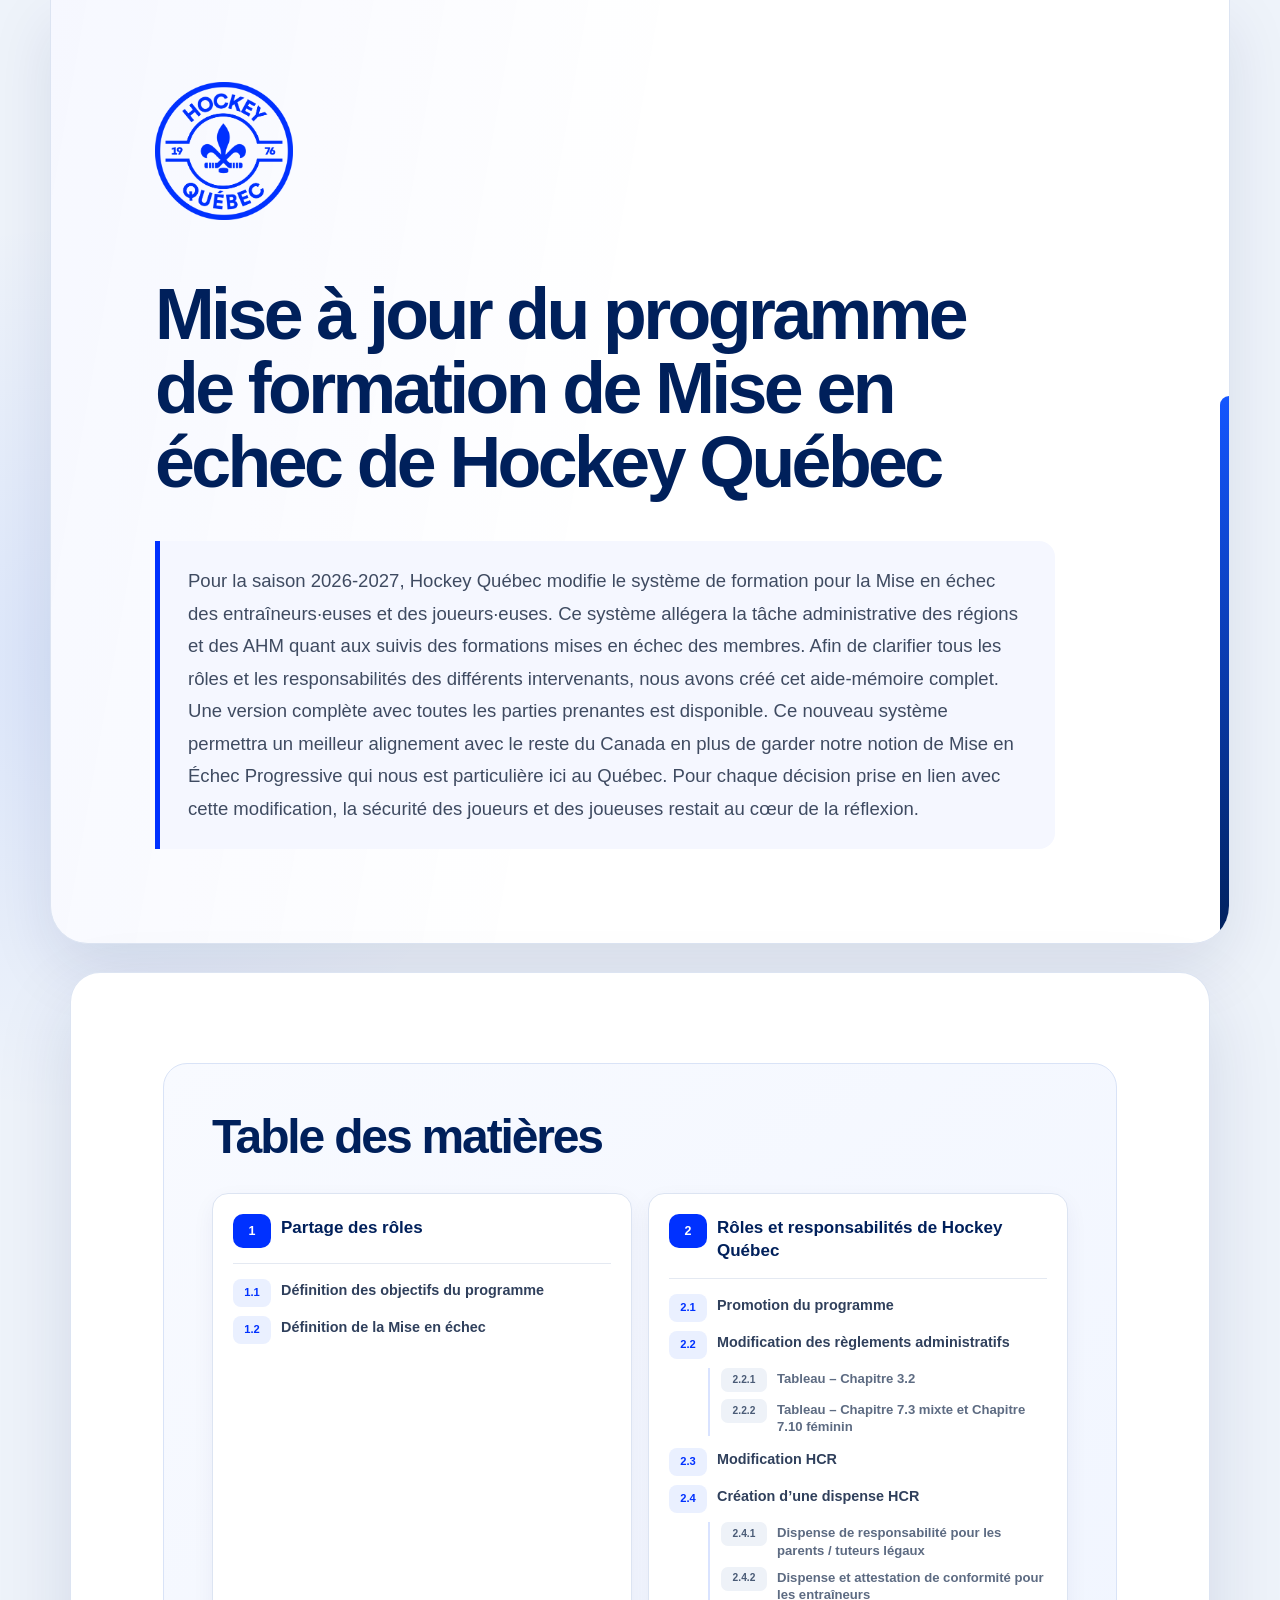
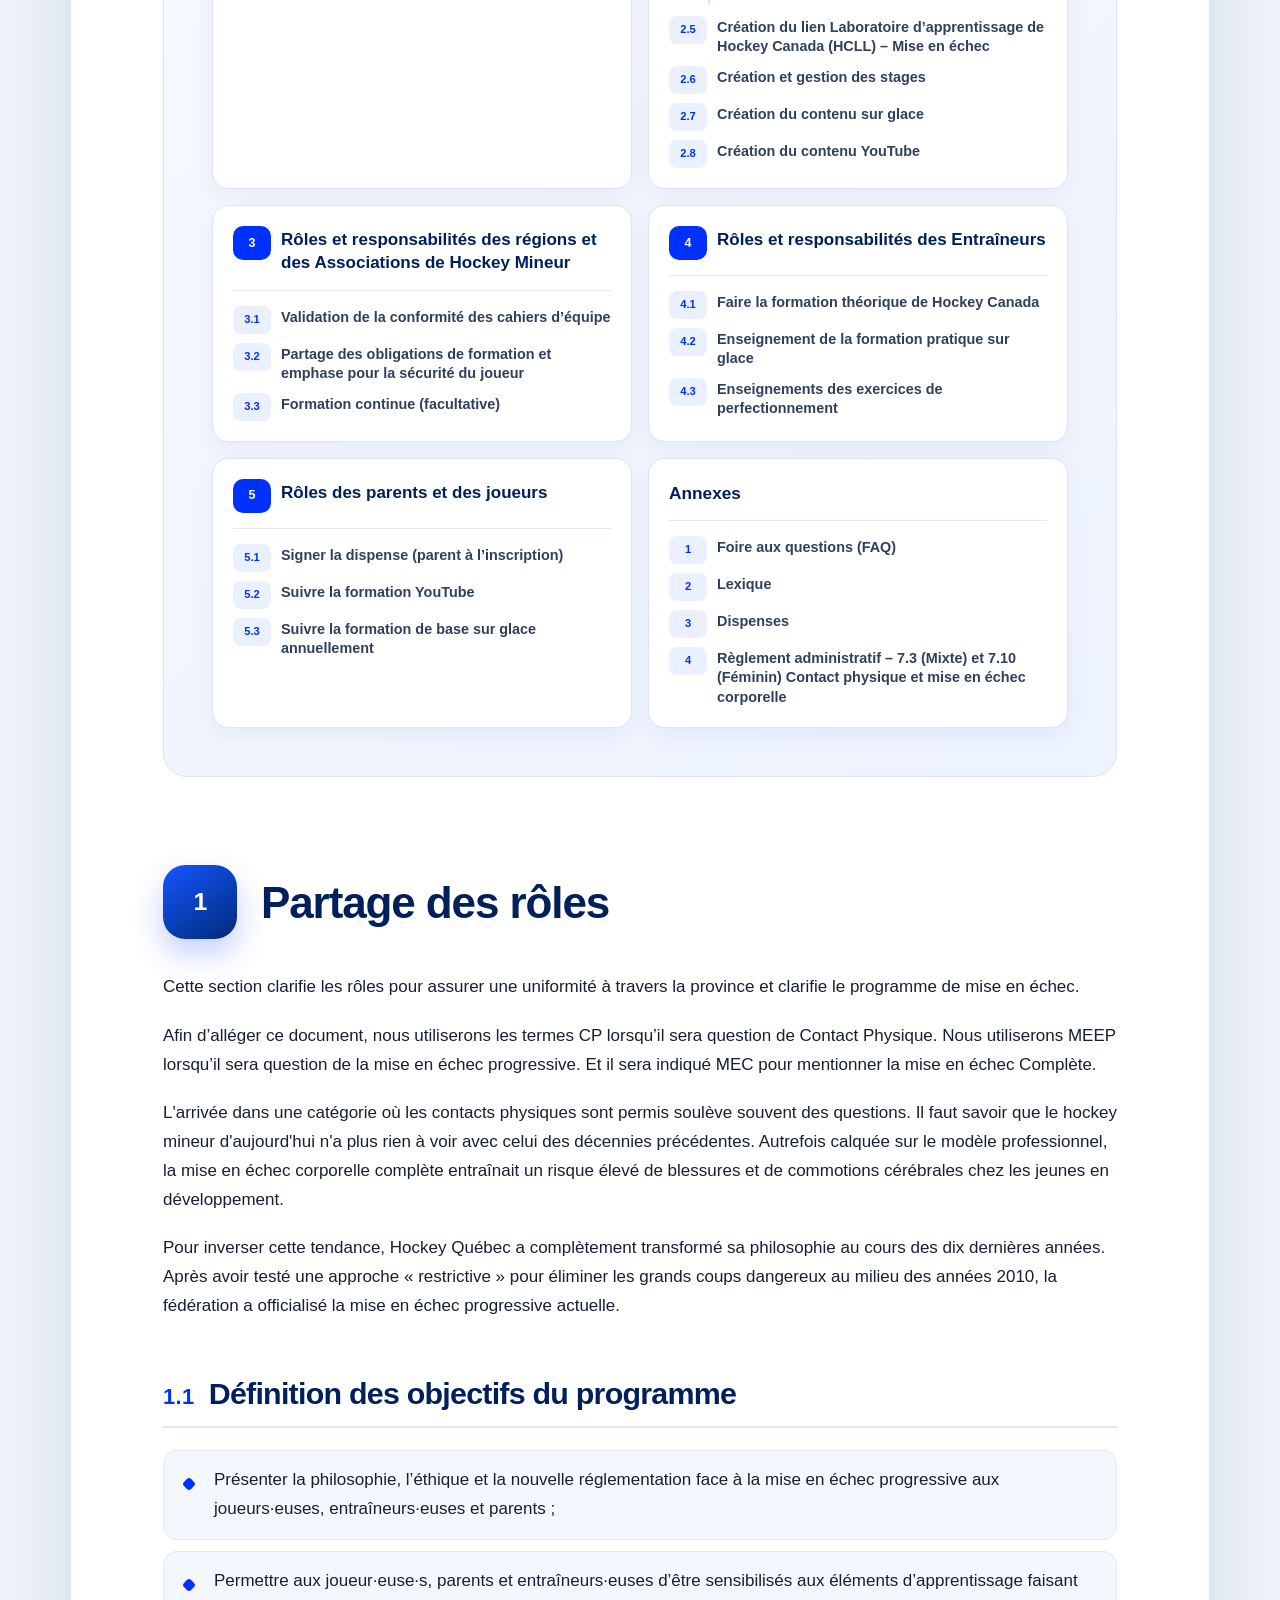
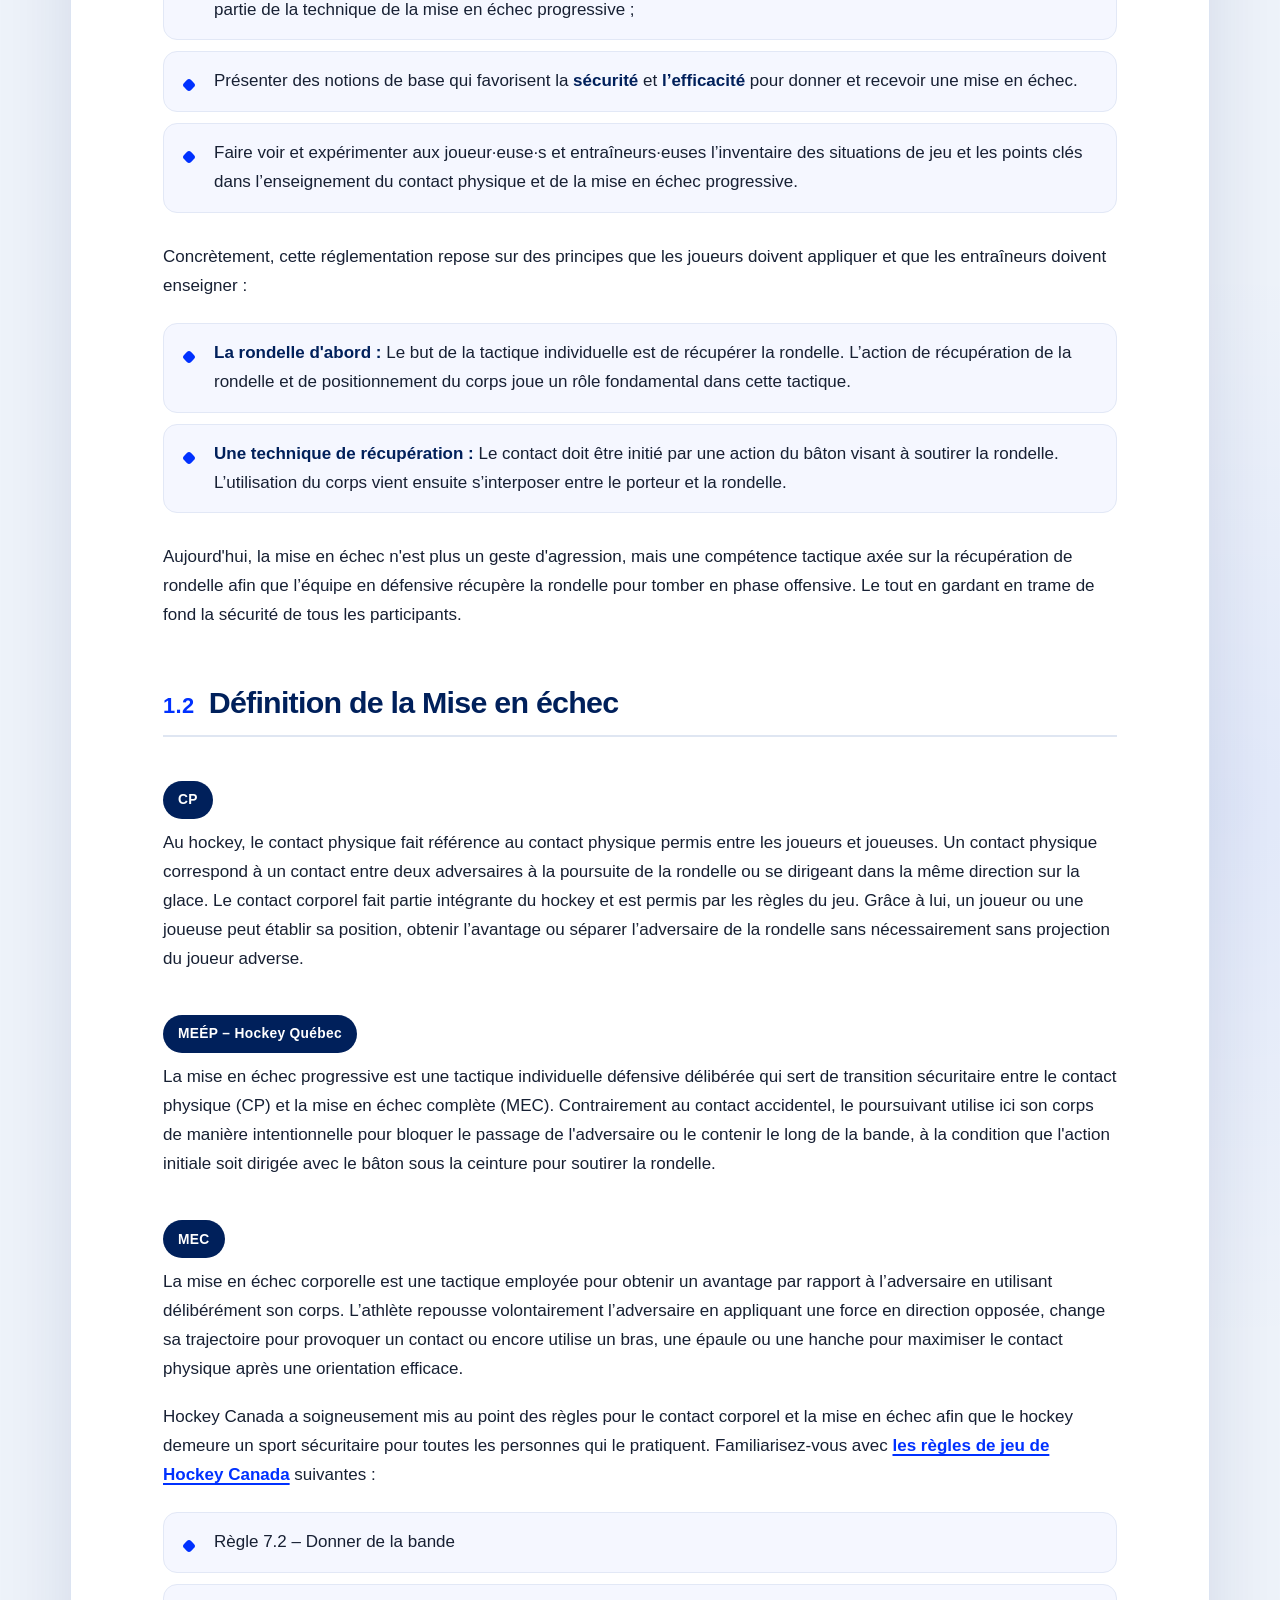
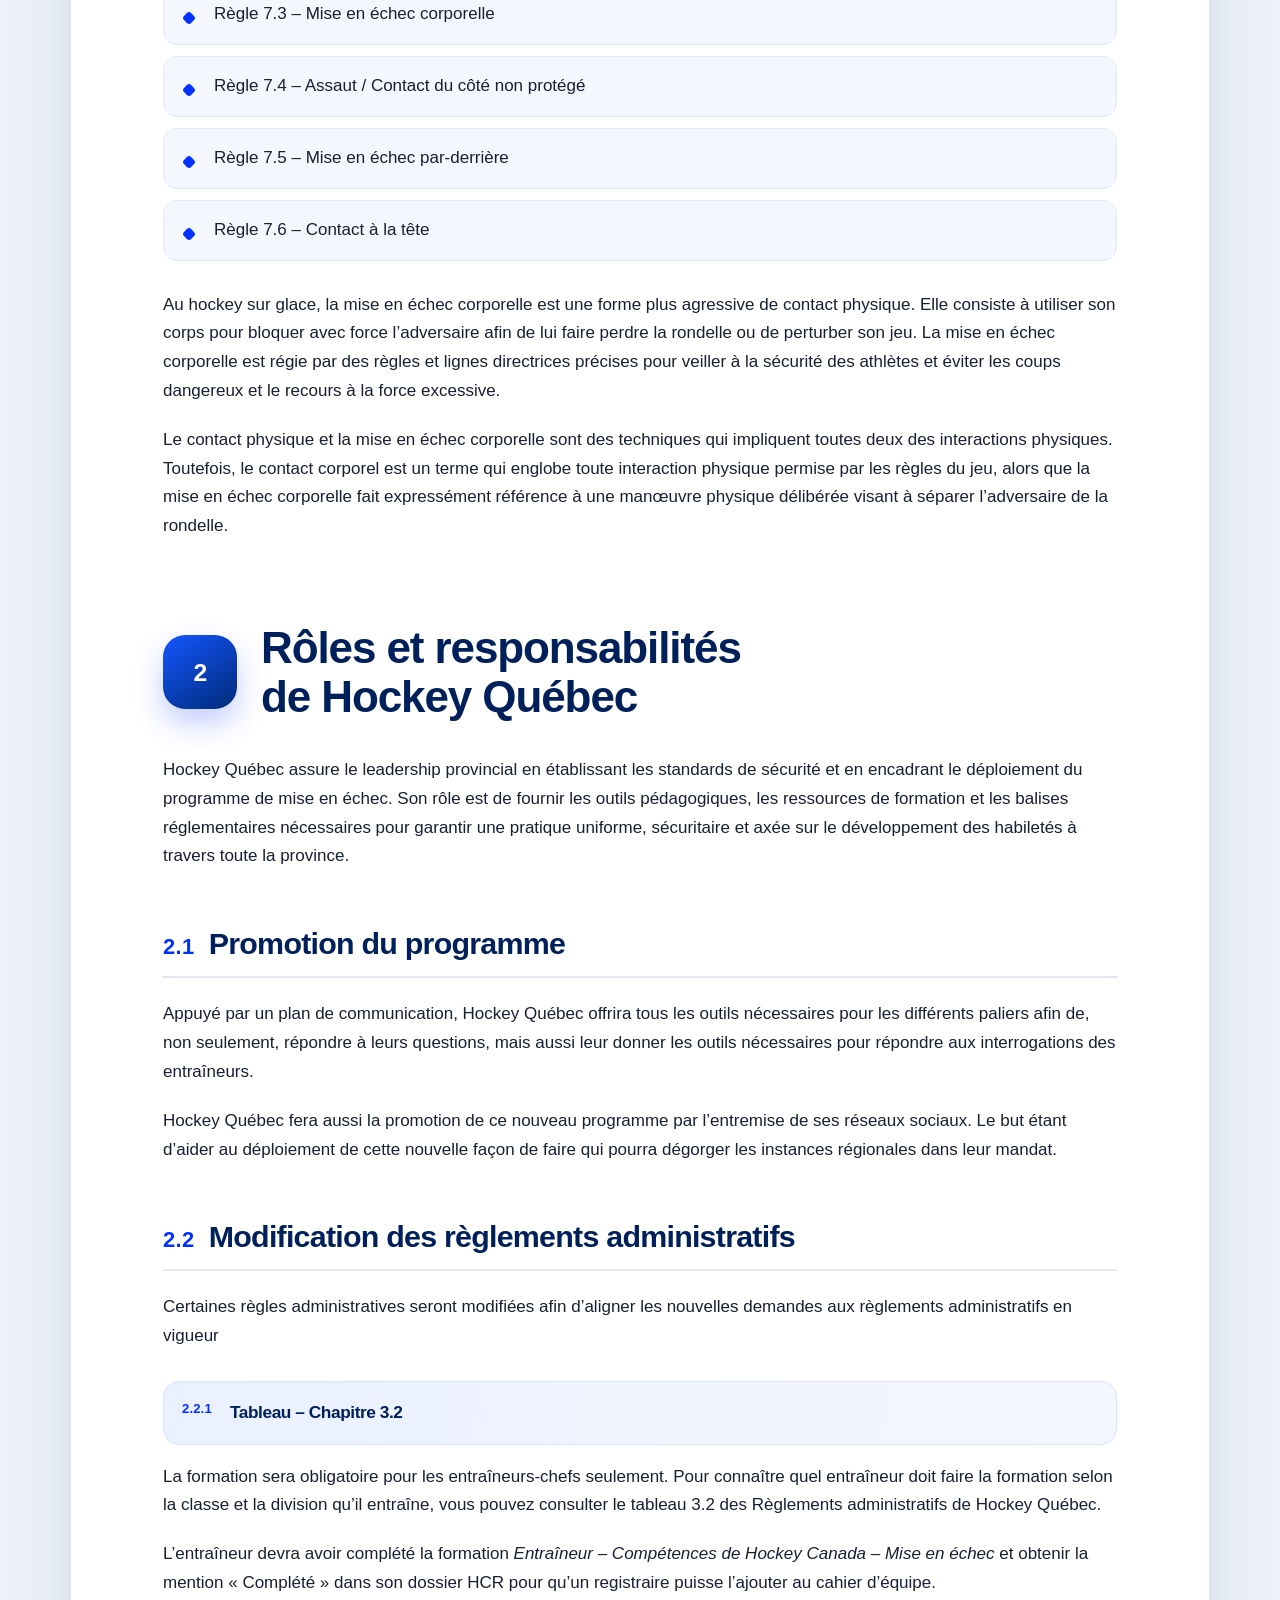
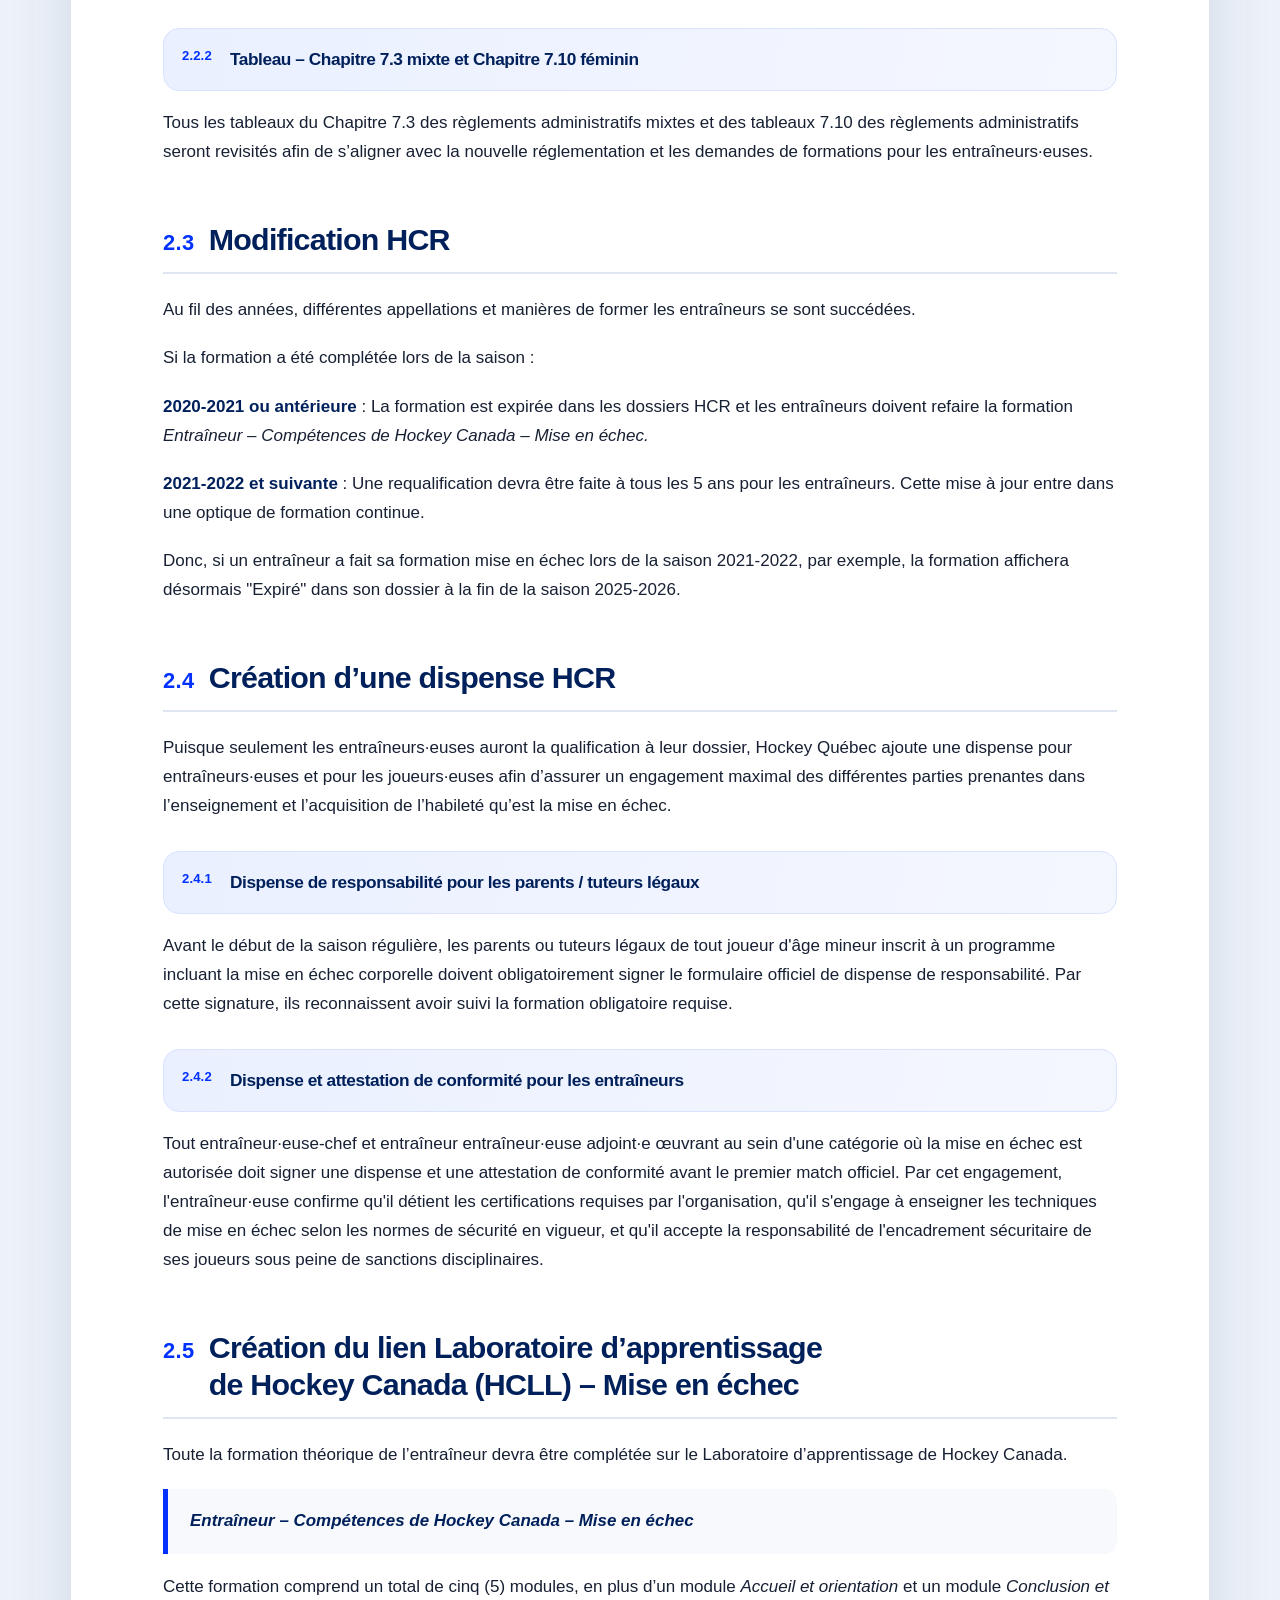
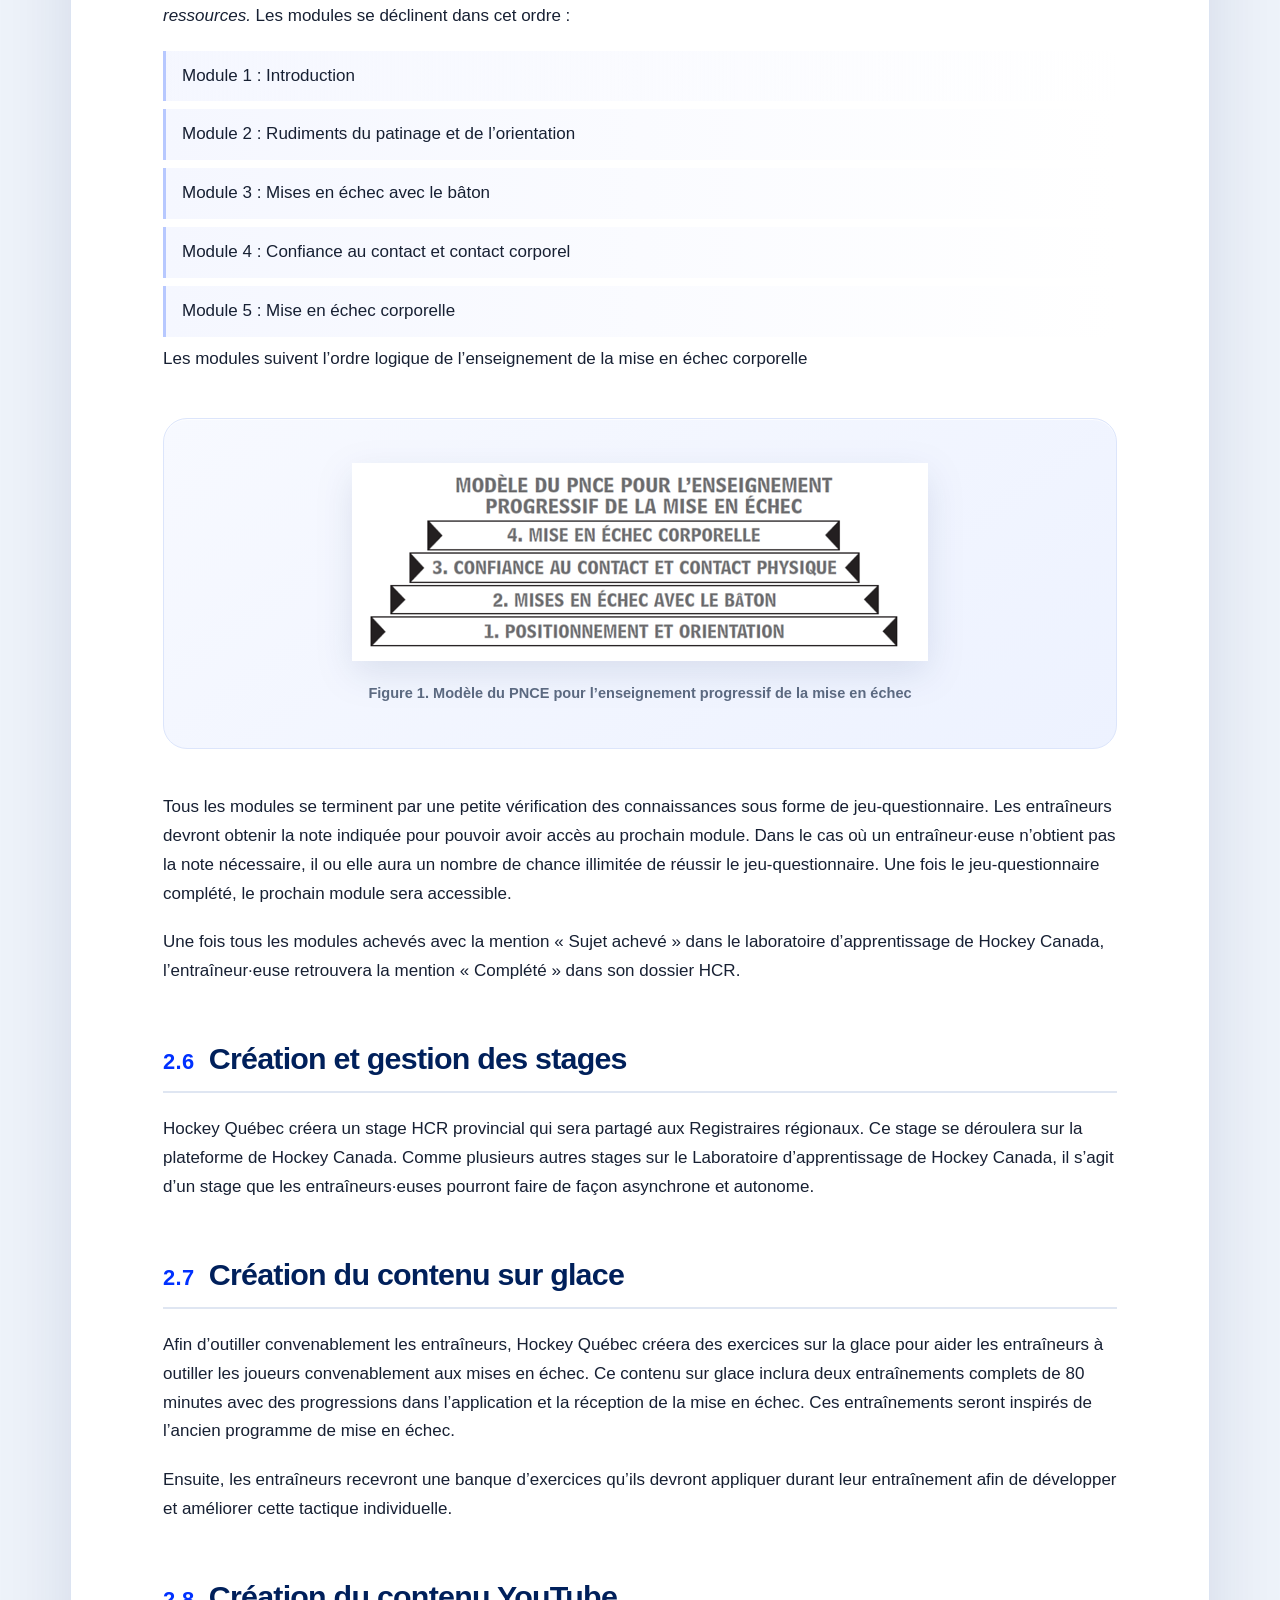
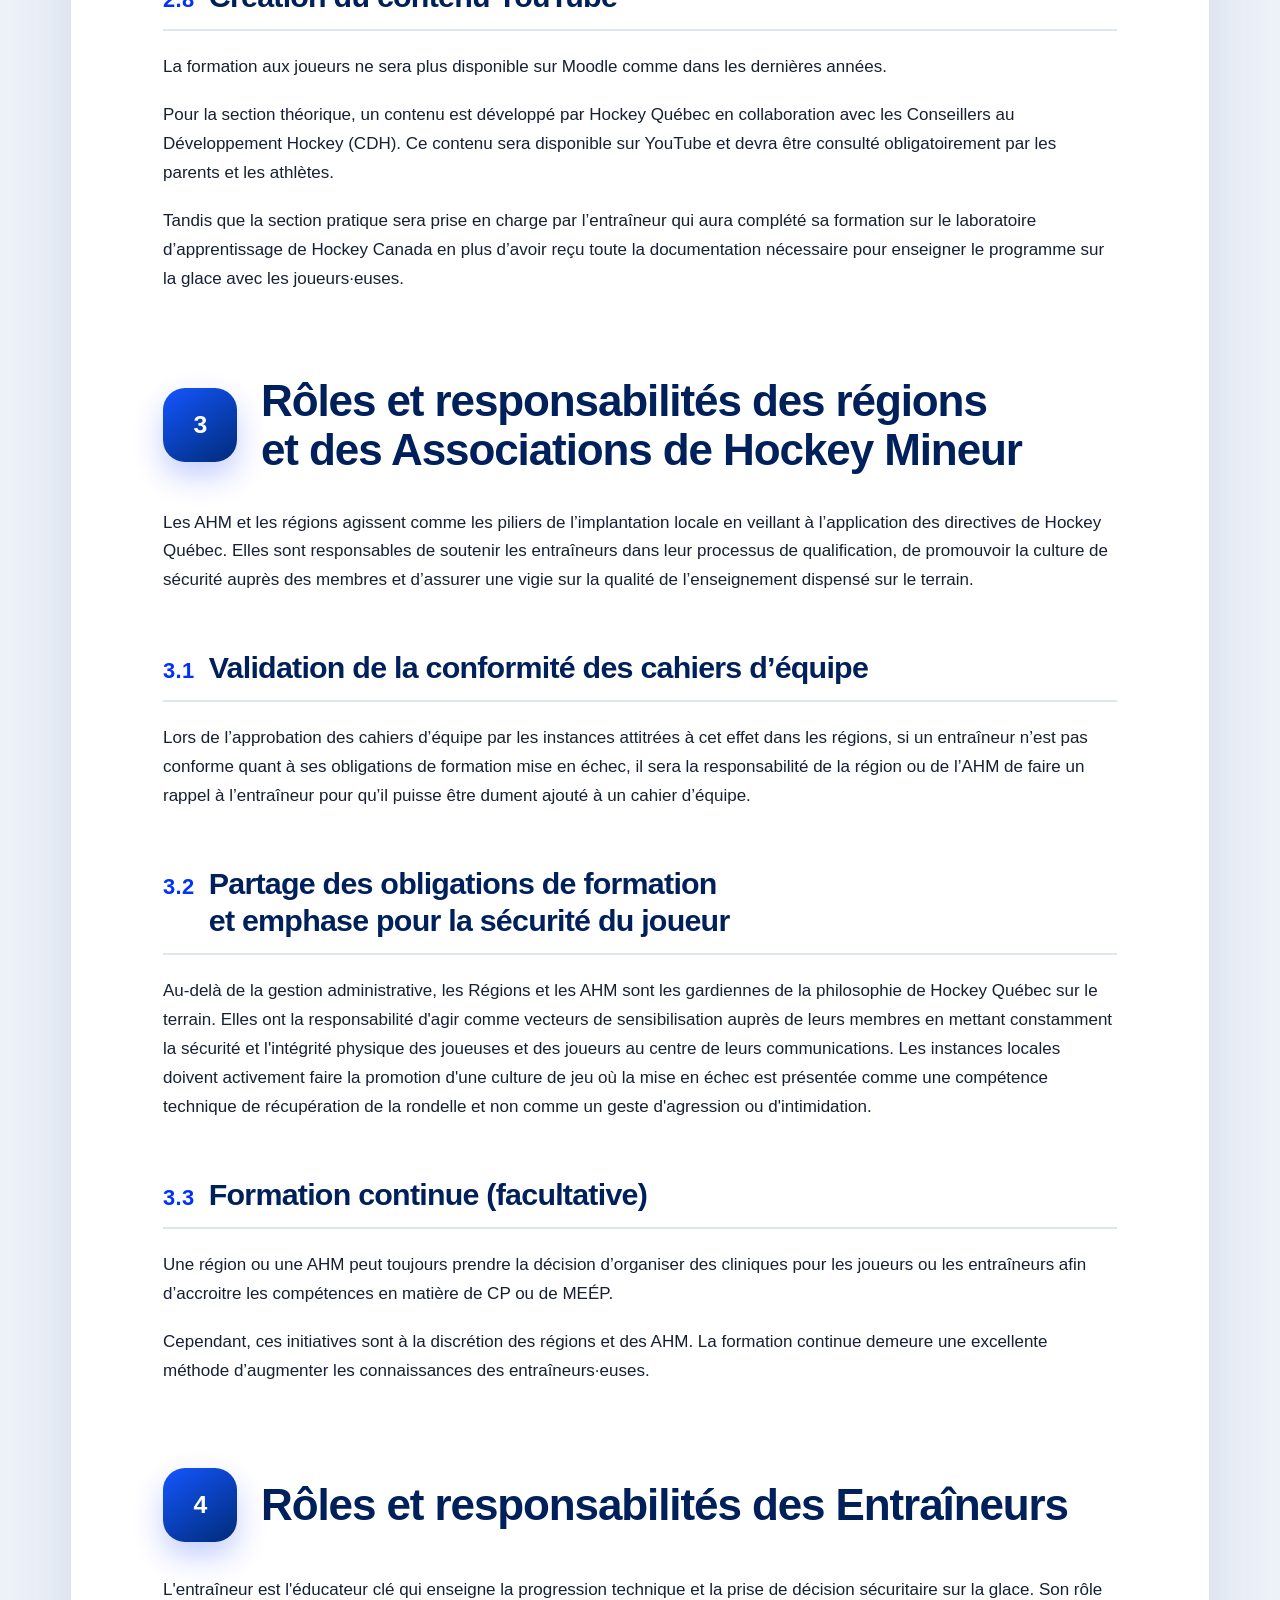
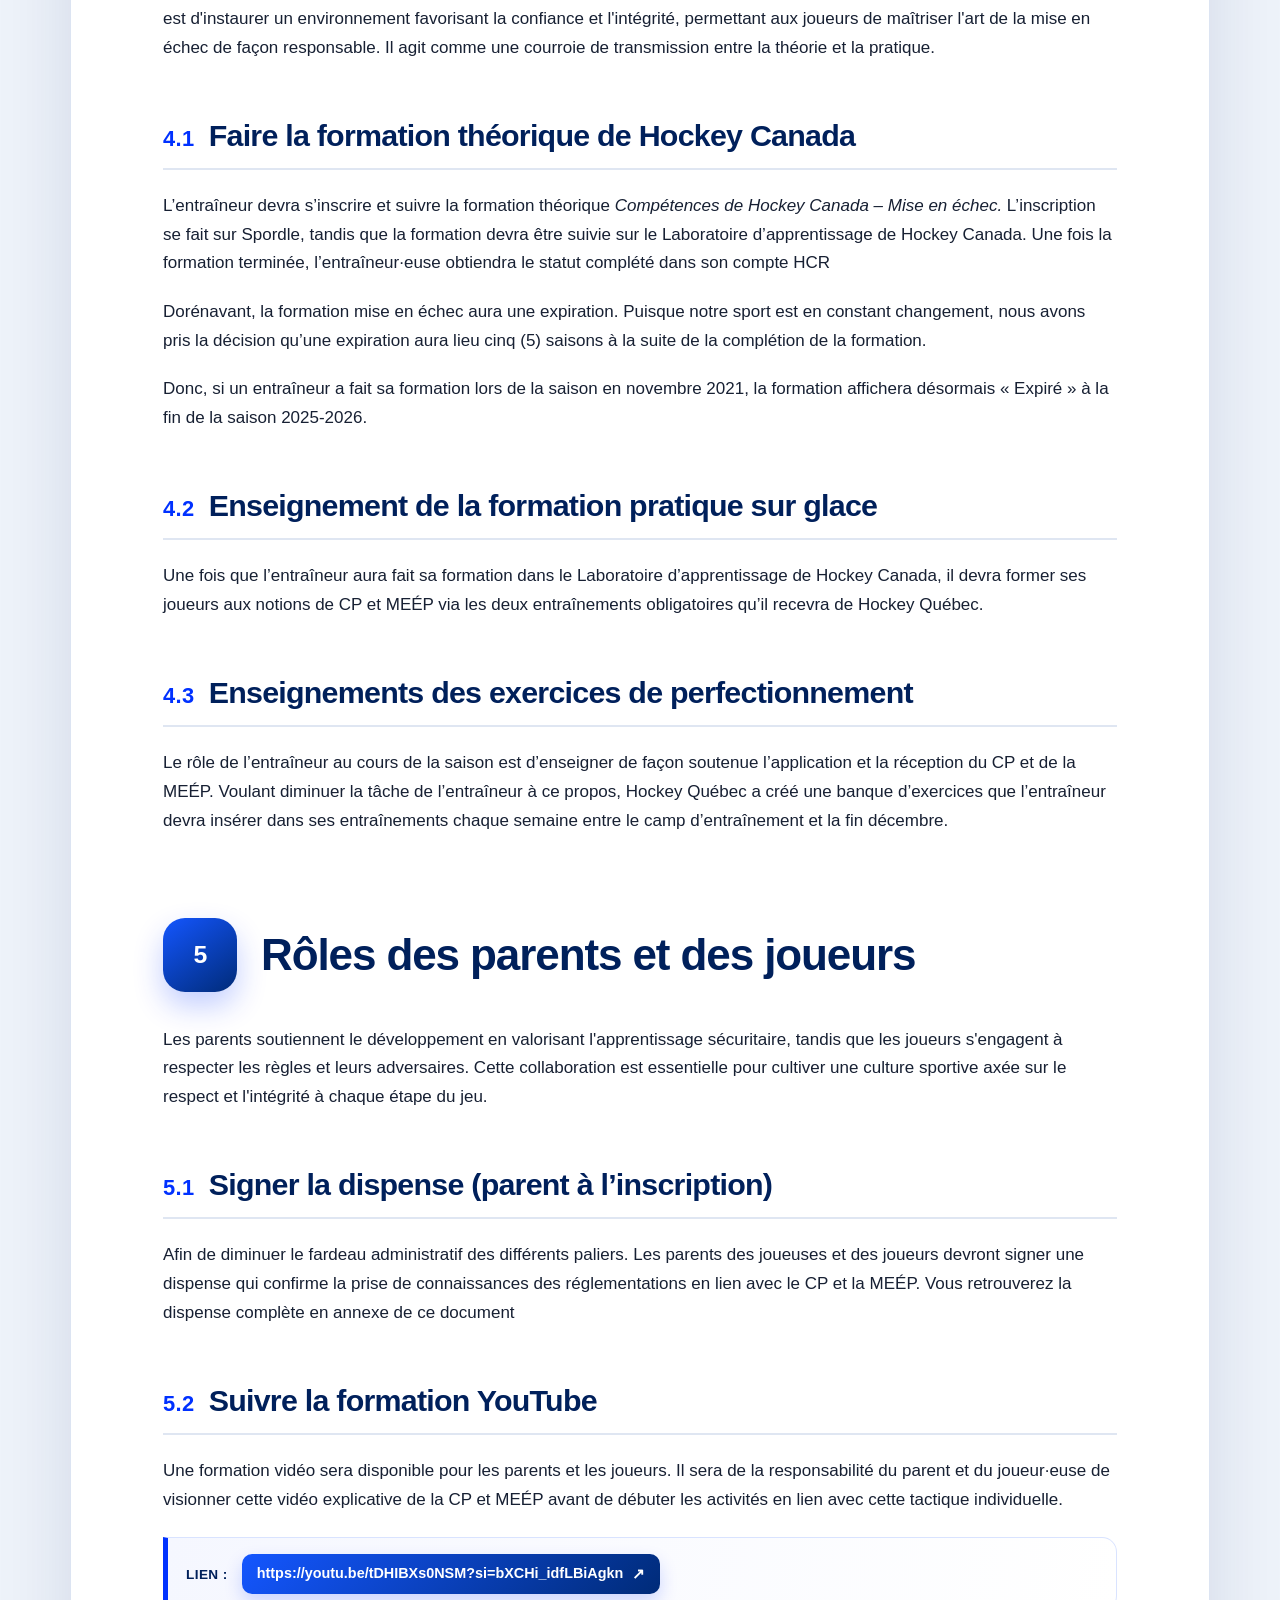
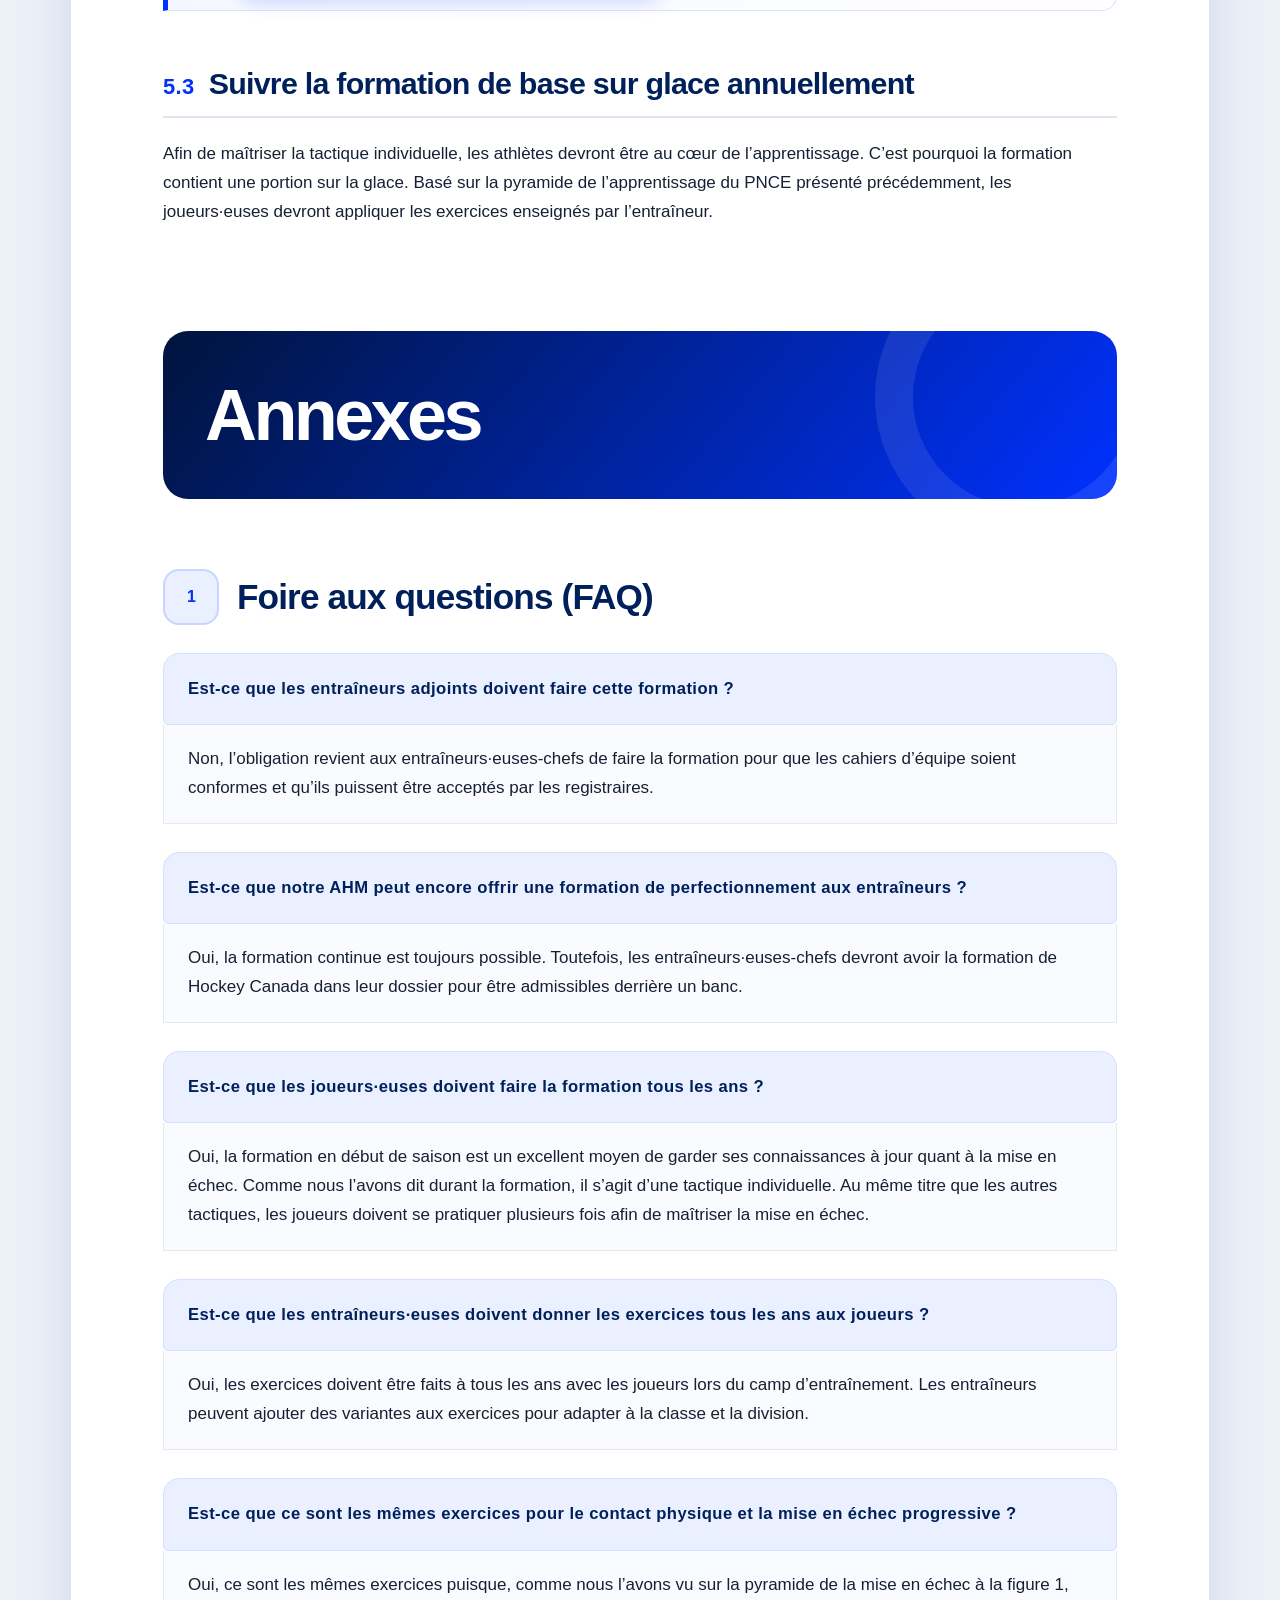
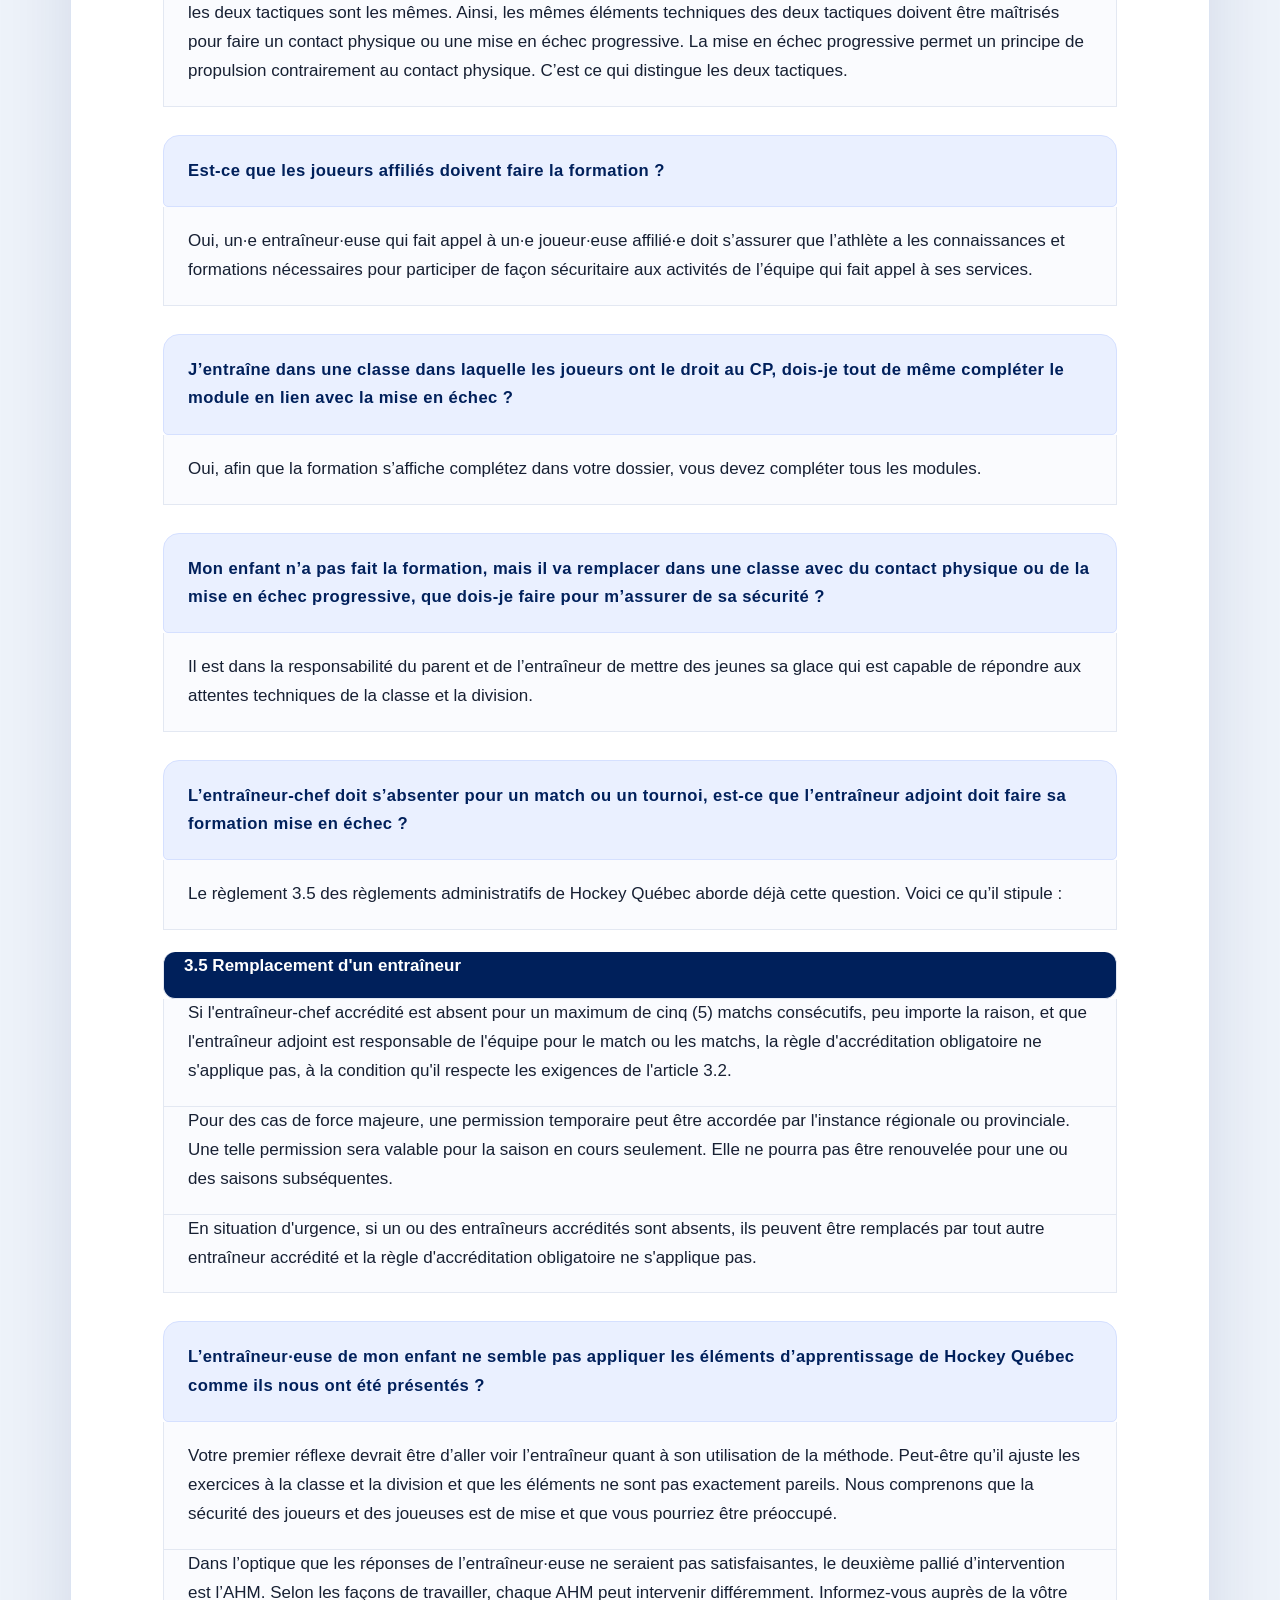
<file: docs/meep-2026.html>
<!DOCTYPE html>
<html lang="fr">
<head>
  <meta charset="utf-8">
  <meta name="viewport" content="width=device-width, initial-scale=1">
  <meta http-equiv="refresh" content="0; url=../mise-en-echec-2026-2027/">
  <link rel="canonical" href="https://docs.hockey.qc.ca/mise-en-echec-2026-2027/">
  <title>Redirection | Hockey Québec</title>
</head>
<body>
  <p><a href="../mise-en-echec-2026-2027/">Consulter le document</a></p>
</body>
</html>
</file>
